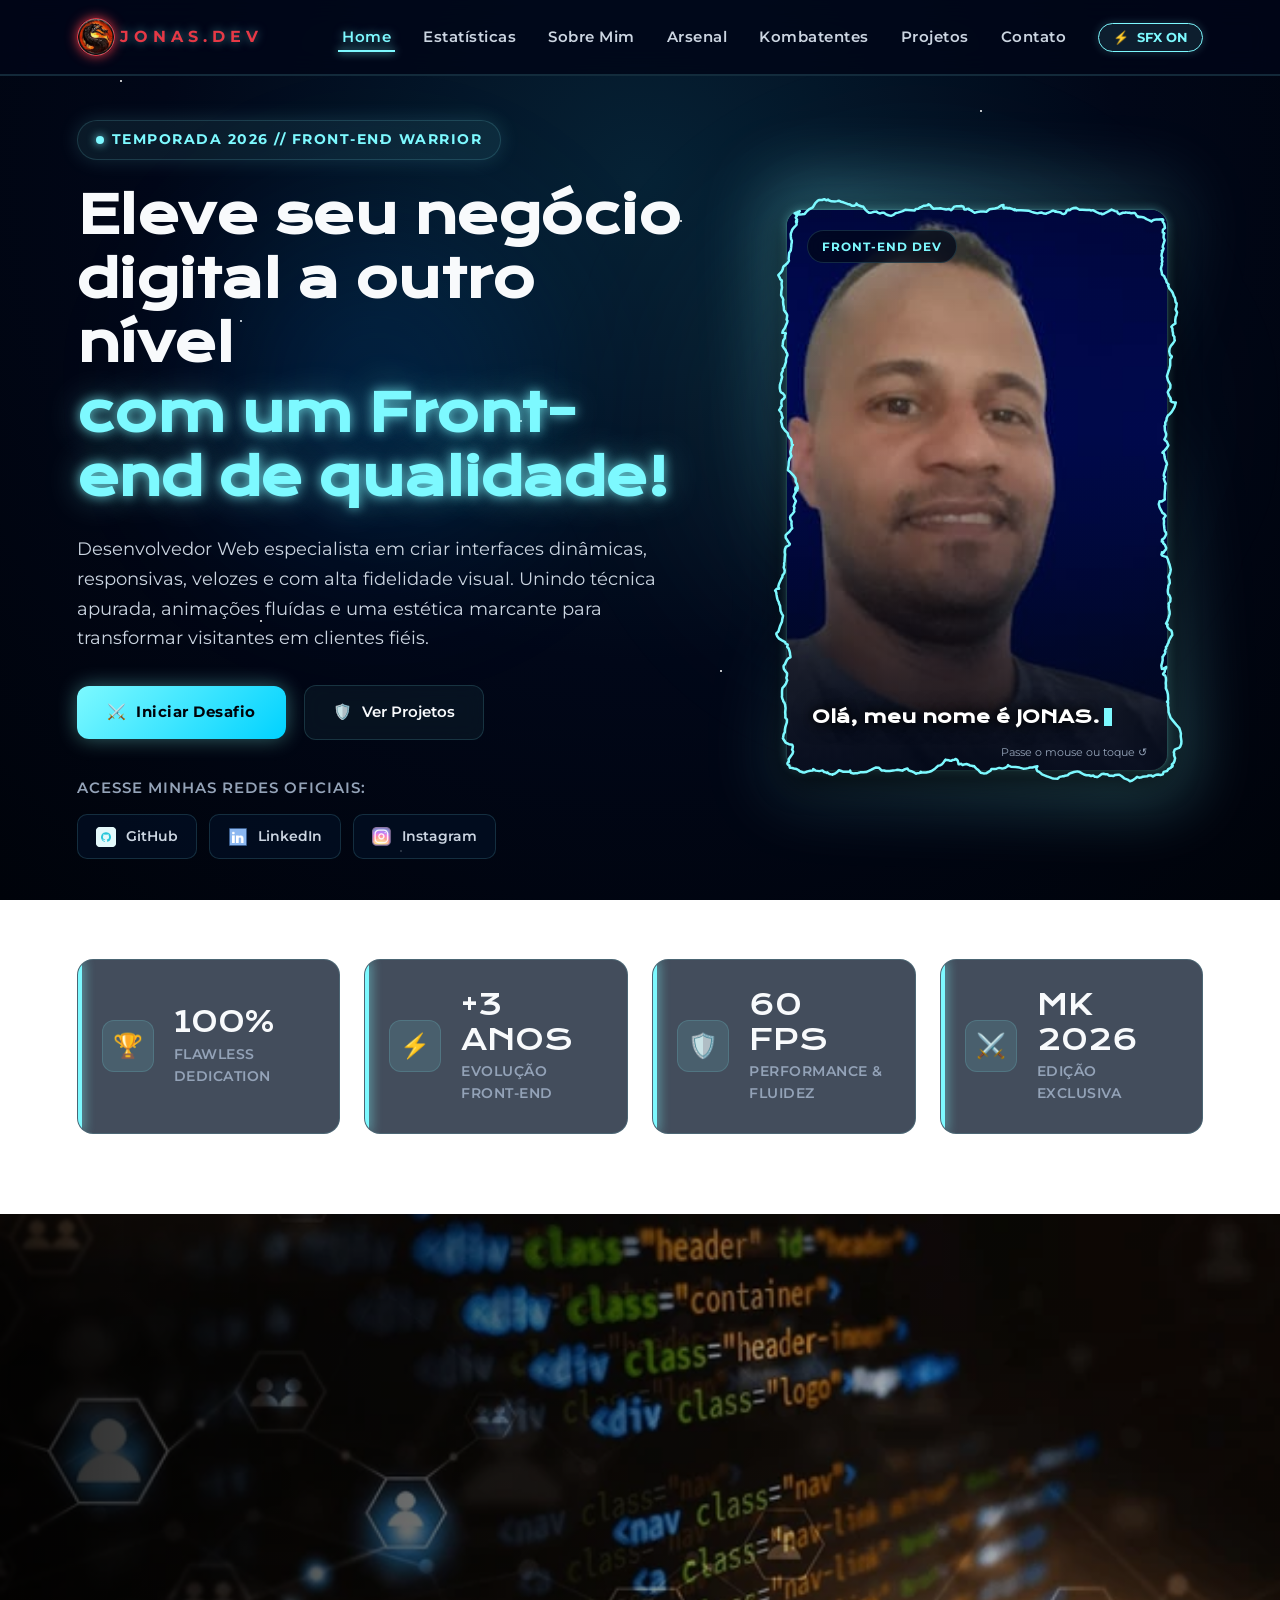
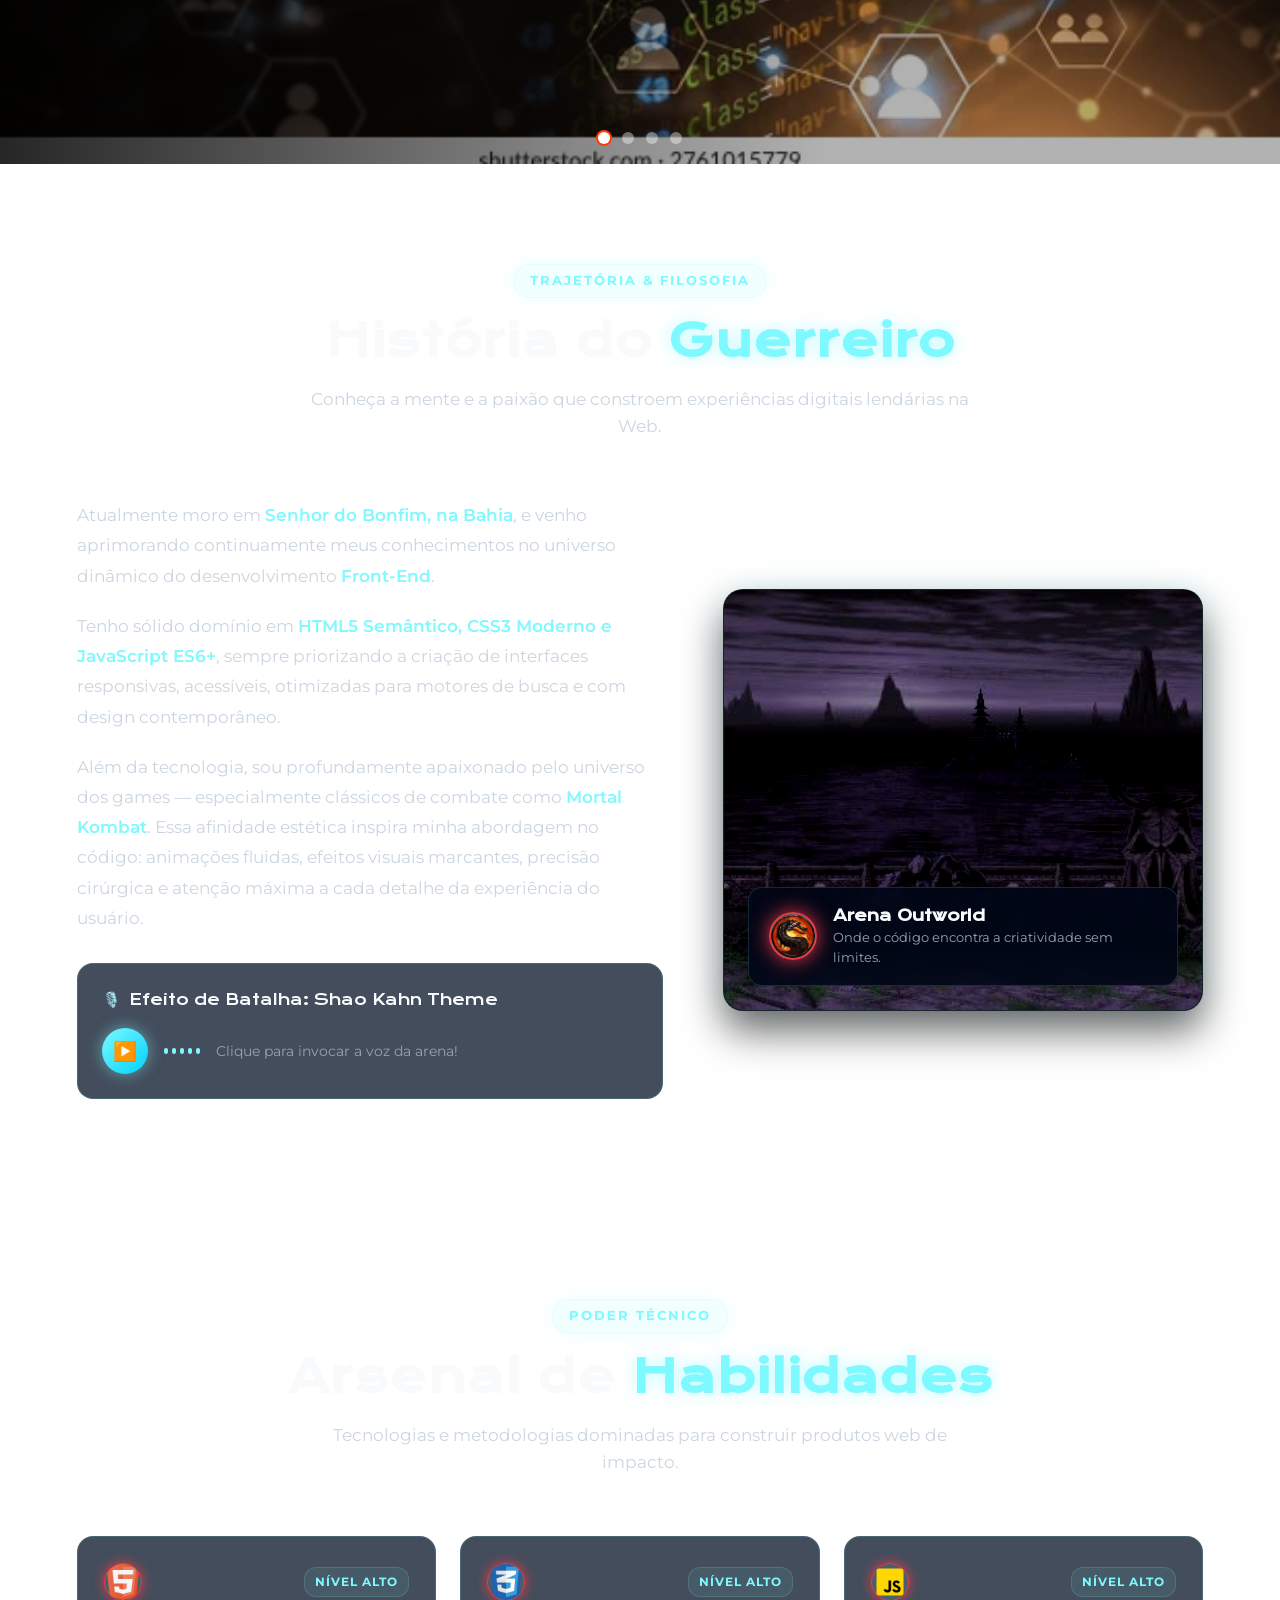
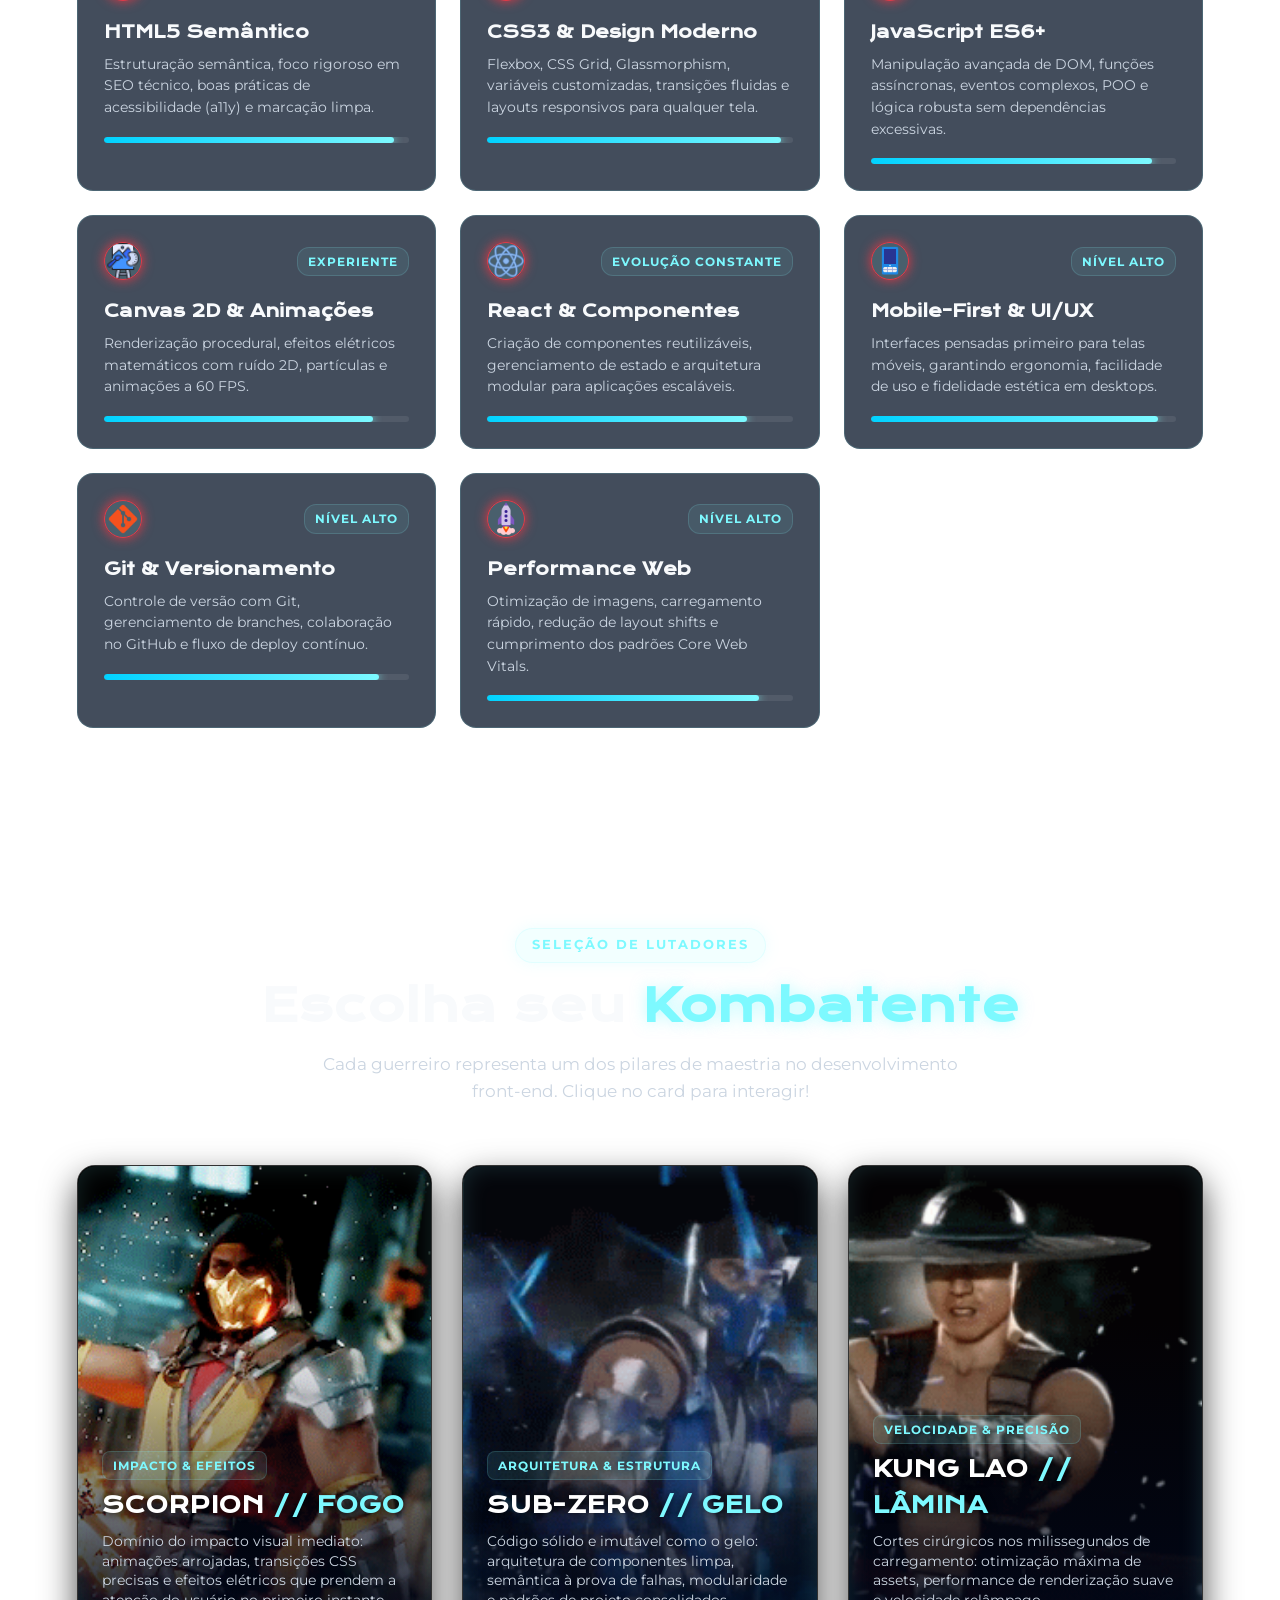
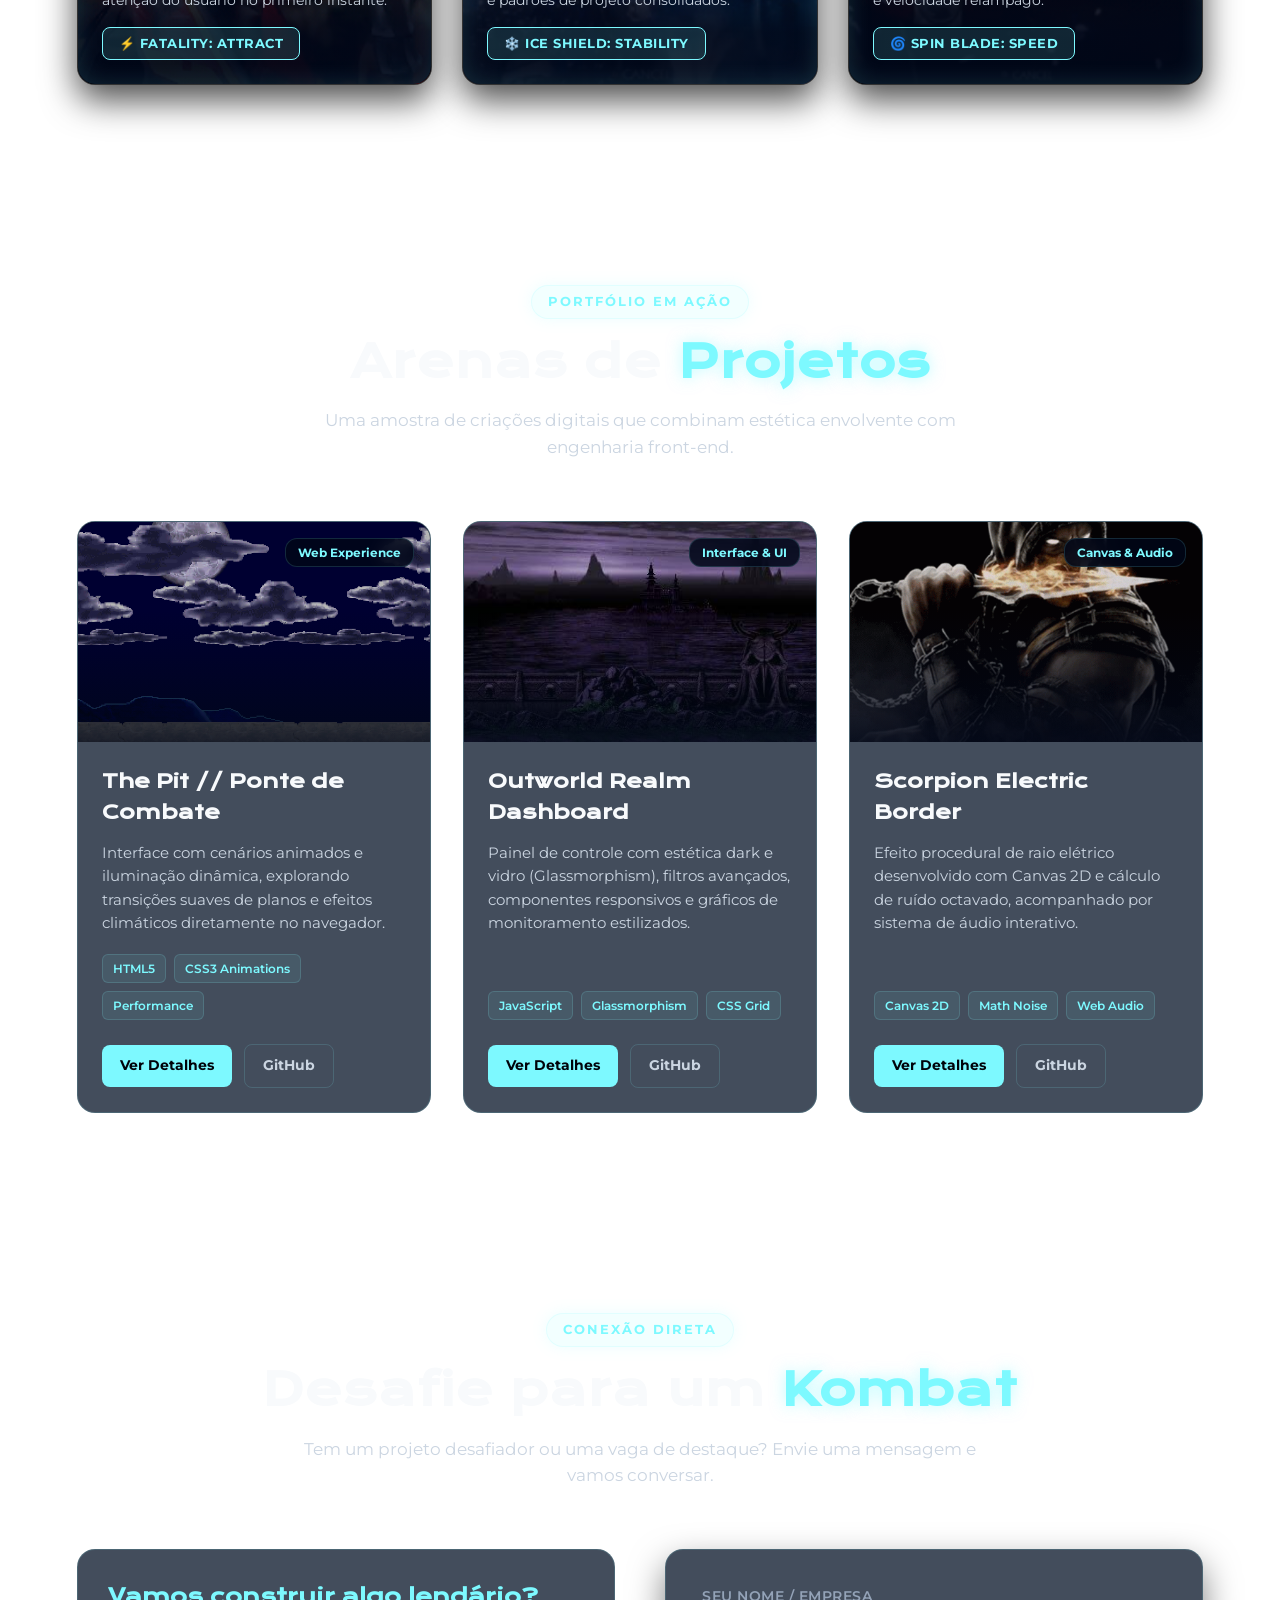
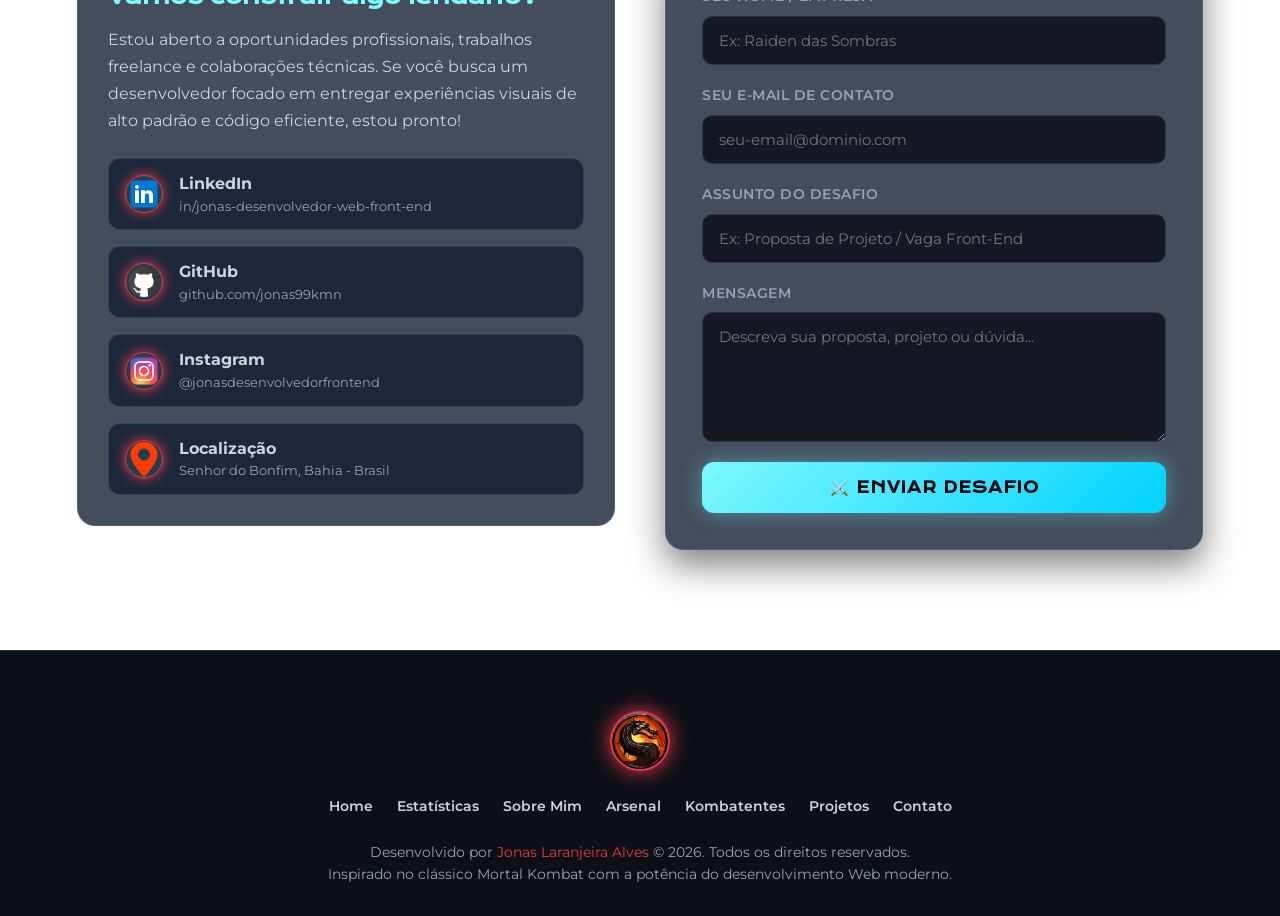
<file: index.html>
<!DOCTYPE html>
<html lang="pt-BR">

<head>
    <meta charset="UTF-8">
    <meta name="viewport" content="width=device-width, initial-scale=1.0">
    <meta name="description" content="Landing Page e Portfólio de Jonas Alves - Desenvolvedor Web Front-End. Interfaces modernas, animações em Canvas e tema Mortal Kombat 2026.">
    <meta name="keywords" content="Desenvolvedor Front-End, Jonas Alves, Landing Page, Mortal Kombat, Web Developer, HTML, CSS, JavaScript, Canvas">
    <meta name="author" content="Jonas Alves">

    <title>Jonas Alves | Front-End Developer // Mortal Kombat Edition</title>

    <!-- Folha de Estilos -->
    <link rel="stylesheet" href="./styles/styles.css">

    <!-- Fontes do Google -->
    <link rel="preconnect" href="https://fonts.googleapis.com">
    <link rel="preconnect" href="https://fonts.gstatic.com" crossorigin>
    <link href="https://fonts.googleapis.com/css2?family=Krona+One&family=Montserrat:wght@400;500;600;700;800&display=swap" rel="stylesheet">
    
</head>

<body id="top">

    <!-- =====================================================
         FUNDO VISUAL: ESTRELAS E AMBIENTAÇÃO DE LUZES
    ====================================================== -->
    <div class="background-animation">
        <div id="stars"></div>
        <div id="stars2"></div>
        <div id="stars3"></div>
    </div>
    <div class="ambient-lights"></div>


    <!-- =====================================================
         CABEÇALHO / NAVBAR FIXA
    ====================================================== -->
    <header class="cabecalho">

        <a href="#top" class="cabecalho__brand">
            <div class="brand-emblem">
                <img src="./mortalk/simbolo dragao.jpeg" alt="Símbolo do Dragão Mortal Kombat">
            </div>
            <div class="brand-title">
                    <span class="letra">J</span></span>
                    <span class="letra">O</span>
                    <span class="letra">N</span>
                    <span class="letra">A</span>
                    <span class="letra">S</span>
                    <span class="letra">.</span>
                    <span class="letra">D</span>
                    <span class="letra">E</span>
                    <span class="letra">V</span>
            </div>
        </a>

        <nav class="cabecalho__nav">
            <ul class="cabecalho__menu">
                <li><a class="cabecalho__menu__link active" href="#home">Home</a></li>
                <li><a class="cabecalho__menu__link" href="#stats">Estatísticas</a></li>
                <li><a class="cabecalho__menu__link" href="#sobre">Sobre Mim</a></li>
                <li><a class="cabecalho__menu__link" href="#skills">Arsenal</a></li>
                <li><a class="cabecalho__menu__link" href="#kombatentes">Kombatentes</a></li>
                <li><a class="cabecalho__menu__link" href="#projetos">Projetos</a></li>
                <li><a class="cabecalho__menu__link" href="#contato">Contato</a></li>
            </ul>

            <div class="cabecalho__actions">
                <button class="btn-audio-toggle" type="button" aria-label="Alternar Efeitos Sonoros">
                    <span>⚡</span> SFX ON
                </button>

                <button class="btn-mobile-toggle" type="button" aria-label="Abrir Menu">
                    <span></span>
                    <span></span>
                    <span></span>
                </button>
            </div>
        </nav>

    </header>


    <!-- =====================================================
         CONTEÚDO PRINCIPAL
    ====================================================== -->
    <main>

        <!-- =================================================
             1. HERO SECTION (APRESENTAÇÃO + BORDA ELÉTRICA)
        ================================================== -->
        <section class="hero-section" id="home">
            <div class="hero-grid">

                <!-- CONTEÚDO TEXTUAL -->
                <div class="hero-content">

                    <div class="hero-badge-container">
                        <div class="hero-badge">
                            <span class="pulse-dot"></span>
                            TEMPORADA 2026 // FRONT-END WARRIOR
                        </div>
                    </div>

                    <h1 class="hero-title">
                        Eleve seu negócio digital a outro nível
                        <span class="titulo-destaque">
                            com um Front-end de qualidade!
                        </span>
                    </h1>

                    <p class="hero-description">
                        Desenvolvedor Web especialista em criar interfaces dinâmicas, responsivas, velozes e com alta fidelidade visual. Unindo técnica apurada, animações fluídas e uma estética marcante para transformar visitantes em clientes fiéis.
                    </p>

                    <div class="hero-actions">
                        <a href="#contato" class="btn-primary">
                            <span>⚔️</span> Iniciar Desafio
                        </a>
                        <a href="#projetos" class="btn-secondary">
                            <span>🛡️</span> Ver Projetos
                        </a>
                    </div>

                    <div class="hero-socials">
                        <span class="hero-socials-title">Acesse minhas redes oficiais:</span>
                        <div class="hero-socials-links">
                            <a class="social-pill" href="https://github.com/jonas99kmn" target="_blank" rel="noopener noreferrer">
                                <img src="./assets/github-32.png" alt="GitHub">
                                GitHub
                            </a>

                            <a class="social-pill" href="https://www.linkedin.com/in/jonas-desenvolvedor-web-front-end/" target="_blank" rel="noopener noreferrer">
                                <img src="./assets/linkedin-30.png" alt="LinkedIn">
                                LinkedIn
                            </a>

                            <a class="social-pill" href="https://www.instagram.com/jonasdesenvolvedorfrontend/" target="_blank" rel="noopener noreferrer">
                                <img src="./assets/instagram-30.png" alt="Instagram">
                                Instagram
                            </a>
                        </div>
                    </div>

                </div>

                <!-- CARD 3D INTERATIVO COM BORDA ELÉTRICA -->
                <div class="hero-visual">
                    <div class="electric-border">

                        <!-- CANVAS DA BORDA ELÉTRICA COM PROCEDURAL NOISE -->
                        <div class="eb-canvas-container">
                            <canvas class="eb-canvas"></canvas>
                        </div>

                        <!-- CAMADAS DE BRILHO NEON -->
                        <div class="eb-layers">
                            <div class="eb-glow-1"></div>
                            <div class="eb-glow-2"></div>
                            <div class="eb-background-glow"></div>
                        </div>

                        <!-- CONTEÚDO DO CARD FLIP -->
                        <div class="eb-content">
                            <div class="box" title="Toque ou passe o mouse para virar">
                                <div class="box__content">

                                    <!-- FRENTE: FOTO DO JONAS -->
                                    <div class="box__front">
                                        <img class="imagem__js" src="./assets/jonas-img2b.jpg" alt="Foto de Jonas Alves - Front-End Developer">
                                        <div class="card-overlay"></div>
                                        <div class="card-badge">FRONT-END DEV</div>
                                        <h2 class="tex_animação"></h2>
                                        <span class="card-hint">Passe o mouse ou toque ↺</span>
                                    </div>

                                    <!-- VERSO: SCORPION KOMBAT -->
                                    <div class="box__back">
                                        <img class="imagem__sc" src="./assets/scorpion2_ (1).jpg" alt="Scorpion - Mortal Kombat">
                                        <div class="card-overlay"></div>
                                        <div class="card-badge" style="color: var(--cor-mk-gold); border-color: rgba(255, 184, 0, 0.4);">SCORPION MODE</div>
                                        <h2 class="tex_back" style="color: var(--cor-mk-gold);">GET OVER HERE!</h2>
                                        <span class="card-hint">Flawless Execution ⚡</span>
                                    </div>

                                </div>
                            </div>
                        </div>

                    </div>
                </div>

            </div>
        </section>


        <!-- =================================================
             2. KOMBAT STATS // ESTATÍSTICAS DE COMBATE
        ================================================== -->
        <section class="stats-section" id="stats">
            <div class="stats-grid">

                <div class="stat-card">
                    <div class="stat-icon">🏆</div>
                    <div class="stat-info">
                        <span class="stat-number">100%</span>
                        <span class="stat-label">Flawless Dedication</span>
                    </div>
                </div>

                <div class="stat-card">
                    <div class="stat-icon">⚡</div>
                    <div class="stat-info">
                        <span class="stat-number">+3 ANOS</span>
                        <span class="stat-label">Evolução Front-End</span>
                    </div>
                </div>

                <div class="stat-card">
                    <div class="stat-icon">🛡️</div>
                    <div class="stat-info">
                        <span class="stat-number">60 FPS</span>
                        <span class="stat-label">Performance & Fluidez</span>
                    </div>
                </div>

                <div class="stat-card">
                    <div class="stat-icon">⚔️</div>
                    <div class="stat-info">
                        <span class="stat-number">MK 2026</span>
                        <span class="stat-label">Edição Exclusiva</span>
                    </div>
                </div>

            </div>
        </section>
<!-- BANNER HERO INTERATIVO -->
<section>
  <div class="hero-slider-container">
    <div class="hero-slides">
      <!-- SLIDE 1: codin -->
      <div class="hero-slide ativo" style="background: linear-gradient(90deg, rgba(0,0,0,0.85) 0%, rgba(0,0,0,0.3) 65%),
       url('assets/image.carrossel/html-programming.jpg') center/cover;">
      </div>

      <!-- SLIDE 2: html -->
      <div class="hero-slide" style="background: linear-gradient(90deg, rgba(16,34,44,0.9) 0%, rgba(16,34,44,0.3) 65%),
       url('assets/image.carrossel/html-img.jpg') center/cover;">
       
      </div>

      <!-- SLIDE 3: css codin -->
      <div class="hero-slide" style="background: linear-gradient(90deg, rgba(30,10,60,0.9) 0%, rgba(30,10,60,0.3) 65%),
       url('assets/image.carrossel/101010jhgjfsjfhsj (1).jpg') center/cover;">
      </div>

      <!-- SLIDE 4: html css js -->
      <div class="hero-slide" style="background: linear-gradient(90deg, rgba(30,10,60,0.9) 0%, rgba(30,10,60,0.3) 65%),
       url('assets/image.carrossel/css.html.js.jonas.png') center/cover;">
      </div>



    </div>

    <!-- BOTÕES -->
    <button class="hero-arrow prev" aria-label="Slide anterior">&#10094;</button>
    <button class="hero-arrow next" aria-label="Próximo slide">&#10095;</button>

    <!-- PONTINHOS -->
    <div class="hero-dots">
      <button class="hero-dot ativo" data-indice="0" aria-label="Ir para banner 1"></button>
      <button class="hero-dot" data-indice="1" aria-label="Ir para banner 2"></button>
      <button class="hero-dot" data-indice="2" aria-label="Ir para banner 3"></button>
      <button class="hero-dot" data-indice="3" aria-label="Ir para banner 4"></button>
    </div>
  </div>
</section>



        <!-- =================================================
             3. SOBRE MIM // HISTÓRIA DO GUERREIRO
        ================================================== -->
        <section class="section-container" id="sobre">
            <div class="section-header">
                <span class="section-badge">Trajetória & Filosofia</span>
                <h2 class="section-title">História do <span>Guerreiro</span></h2>
                <p class="section-description">
                    Conheça a mente e a paixão que constroem experiências digitais lendárias na Web.
                </p>
            </div>

            <div class="about-grid">

                <div class="about-text-content">
                    <p class="about-paragraph">
                        Atualmente moro em <strong>Senhor do Bonfim, na Bahia</strong>, e venho aprimorando continuamente meus conhecimentos no universo dinâmico do desenvolvimento <strong>Front-End</strong>.
                    </p>

                    <p class="about-paragraph">
                        Tenho sólido domínio em <strong>HTML5 Semântico, CSS3 Moderno e JavaScript ES6+</strong>, sempre priorizando a criação de interfaces responsivas, acessíveis, otimizadas para motores de busca e com design contemporâneo.
                    </p>

                    <p class="about-paragraph">
                        Além da tecnologia, sou profundamente apaixonado pelo universo dos games — especialmente clássicos de combate como <strong>Mortal Kombat</strong>. Essa afinidade estética inspira minha abordagem no código: animações fluidas, efeitos visuais marcantes, precisão cirúrgica e atenção máxima a cada detalhe da experiência do usuário.
                    </p>

                    <!-- CONTROLE DE ÁUDIO TEMÁTICO INTEGRADO -->
                    <div class="about-audio-card">
                        <div class="audio-header">
                            <div class="audio-title">
                                <span>🎙️</span> Efeito de Batalha: Shao Kahn Theme
                            </div>
                        </div>

                        <div class="audio-controls-custom">
                            <button class="btn-play-sfx" id="btnPlaySfx" type="button" title="Tocar Som do Shao Kahn">
                                ▶️
                            </button>
                            <div class="audio-sound-wave">
                                <span></span><span></span><span></span><span></span><span></span>
                            </div>
                            <span style="font-size: 0.85rem; color: var(--text-muted);">
                                Clique para invocar a voz da arena!
                            </span>
                        </div>
                    </div>
                </div>

                <div class="about-visual-card">
                    <img class="bg-scenery" src="./mortalk/castelo.jpeg" alt="Cenário do Castelo Mortal Kombat">
                    
                    <div class="about-card-badge">
                        <div class="dragon-logo-mini">
                            <img src="./mortalk/simbolo dragao.jpeg" alt="Dragão MK">
                        </div>
                        <div class="about-badge-text">
                            <h4>Arena Outworld</h4>
                            <p>Onde o código encontra a criatividade sem limites.</p>
                        </div>
                    </div>
                </div>

            </div>
        </section>


        <!-- =================================================
             4. ARSENAL DE HABILIDADES // SKILLS MATRIX
        ================================================== -->
        <section class="section-container" id="skills">
            <div class="section-header">
                <span class="section-badge">Poder Técnico</span>
                <h2 class="section-title">Arsenal de <span>Habilidades</span></h2>
                <p class="section-description">
                    Tecnologias e metodologias dominadas para construir produtos web de impacto.
                </p>
            </div>

            <div class="skills-grid">

                <div class="skill-card">
                 <div class="skill-icon-header">

                    <div class="brand-emblem" data-velocidade="3" data-eixo="Y">
                     <img src="assets/icons/icons8-html-5-48.png" alt="Símbolo html5">
                    </div>

                    <span class="skill-level-badge">NÍVEL ALTO</span>
                 </div>
                
                
                    <h3 class="skill-title">HTML5 Semântico</h3>
                    <p class="skill-desc">Estruturação semântica, foco rigoroso em SEO técnico, boas práticas de acessibilidade (a11y) e marcação limpa.</p>
                    <div class="skill-power-bar">
                        <div class="skill-power-fill" style="width: 95%;"></div>
                    </div>
                </div>

                <div class="skill-card">
                    
                    <div class="skill-icon-header">
                        <div class="brand-emblem" data-velocidade="3" data-eixo="Y">
                         <img src="assets/icons/icons8-css-48.png" alt="Símbolo html5">
                        </div>

                        <span class="skill-level-badge">NÍVEL ALTO</span>
                    </div>
                    <h3 class="skill-title">CSS3 & Design Moderno</h3>
                    <p class="skill-desc">Flexbox, CSS Grid, Glassmorphism, variáveis customizadas, transições fluidas e layouts responsivos para qualquer tela.</p>
                    <div class="skill-power-bar">
                        <div class="skill-power-fill" style="width: 96%;"></div>
                    </div>
                </div>

                <div class="skill-card">
                    <div class="skill-icon-header">
                        <div class="brand-emblem" data-velocidade="3" data-eixo="Y">
                           <img src="assets/icons/icons8-javascript-48.png" alt="Símbolo html5">
                        </div>


                        <span class="skill-level-badge">NÍVEL ALTO</span>
                    </div>
                    <h3 class="skill-title">JavaScript ES6+</h3>
                    <p class="skill-desc">Manipulação avançada de DOM, funções assíncronas, eventos complexos, POO e lógica robusta sem dependências excessivas.</p>
                    <div class="skill-power-bar">
                        <div class="skill-power-fill" style="width: 92%;"></div>
                    </div>
                </div>

                <div class="skill-card">
                    <div class="skill-icon-header">
                        <div class="brand-emblem" data-velocidade="3" data-eixo="Y">
                           <img src="assets/icons/icons8-canvas-32.png" alt="Símbolo html5">
                        </div>

                        <span class="skill-level-badge">EXPERIENTE</span>
                    </div>
                    <h3 class="skill-title">Canvas 2D & Animações</h3>
                    <p class="skill-desc">Renderização procedural, efeitos elétricos matemáticos com ruído 2D, partículas e animações a 60 FPS.</p>
                    <div class="skill-power-bar">
                        <div class="skill-power-fill" style="width: 88%;"></div>
                    </div>
                </div>

                <div class="skill-card">
                    <div class="skill-icon-header">
                        <div class="brand-emblem" data-velocidade="3" data-eixo="Y">
                           <img src="assets/icons/icons8-reagir-40.png" alt="Símbolo html5">
                        </div>


                        <span class="skill-level-badge">EVOLUÇÃO CONSTANTE</span>
                    </div>
                    <h3 class="skill-title">React & Componentes</h3>
                    <p class="skill-desc">Criação de componentes reutilizáveis, gerenciamento de estado e arquitetura modular para aplicações escaláveis.</p>
                    <div class="skill-power-bar">
                        <div class="skill-power-fill" style="width: 85%;"></div>
                    </div>
                </div>

                <div class="skill-card">
                    <div class="skill-icon-header">
                        <div class="brand-emblem" data-velocidade="3" data-eixo="Y">
                            <img src="assets/icons/icons8-google-móvel-48.png" alt="Símbolo html5">
                        </div>

                        <span class="skill-level-badge">NÍVEL ALTO</span>
                    </div>
                    <h3 class="skill-title">Mobile-First & UI/UX</h3>
                    <p class="skill-desc">Interfaces pensadas primeiro para telas móveis, garantindo ergonomia, facilidade de uso e fidelidade estética em desktops.</p>
                    <div class="skill-power-bar">
                        <div class="skill-power-fill" style="width: 94%;"></div>
                    </div>
                </div>

                <div class="skill-card">
                    <div class="skill-icon-header">
                        <div class="brand-emblem" data-velocidade="3" data-eixo="Y">
                          <img src="assets/icons/icons8-git-48.png" alt="Símbolo html5">
                        </div>


                        <span class="skill-level-badge">NÍVEL ALTO</span>
                    </div>
                    <h3 class="skill-title">Git & Versionamento</h3>
                    <p class="skill-desc">Controle de versão com Git, gerenciamento de branches, colaboração no GitHub e fluxo de deploy contínuo.</p>
                    <div class="skill-power-bar">
                        <div class="skill-power-fill" style="width: 90%;"></div>
                    </div>
                </div>

                <div class="skill-card">
                    <div class="skill-icon-header">
                        <div class="brand-emblem" data-velocidade="3" data-eixo="Y">
                           <img src="assets/icons/icons8-lau-foguet-48.png" alt="Símbolo html5">
                        </div>


                        <span class="skill-level-badge">NÍVEL ALTO</span>
                    </div>
                    <h3 class="skill-title">Performance Web</h3>
                    <p class="skill-desc">Otimização de imagens, carregamento rápido, redução de layout shifts e cumprimento dos padrões Core Web Vitals.</p>
                    <div class="skill-power-bar">
                        <div class="skill-power-fill" style="width: 89%;"></div>
                    </div>
                </div>

            </div>
        </section>


        <!-- =================================================
             5. ESCOLHA SEU KOMBATENTE // ROSTER INTERATIVO
        ================================================== -->
        <section class="section-container" id="kombatentes">
            <div class="section-header">
                <span class="section-badge">Seleção de Lutadores</span>
                <h2 class="section-title">Escolha seu <span>Kombatente</span></h2>
                <p class="section-description">
                    Cada guerreiro representa um dos pilares de maestria no desenvolvimento front-end. Clique no card para interagir!
                </p>
            </div>

            <div class="roster-grid">

                <!-- CARD SCORPION -->
                <article class="roster-card" data-fighter="scorpion" title="Clique para ouvir o som do Scorpion!">
                    <div class="roster-card-bg">
                        <img class="roster-gif" src="./mortalk/scorpionkk.gif" alt="Scorpion de Mortal Kombat em pose de combate">
                    </div>
                    <div class="roster-overlay"></div>
                    <div class="roster-info">
                        <span class="roster-role-badge">Impacto & Efeitos</span>
                        <h3 class="roster-fighter-name">SCORPION <span>// FOGO</span></h3>
                        <p class="roster-specialty">
                            Domínio do impacto visual imediato: animações arrojadas, transições CSS precisas e efeitos elétricos que prendem a atenção do usuário no primeiro instante.
                        </p>
                        <button class="roster-action-btn" type="button">
                            ⚡ FATALITY: ATTRACT
                        </button>
                    </div>
                </article>

                <!-- CARD SUB-ZERO -->
                <article class="roster-card" data-fighter="subzero" title="Clique para interagir com o Sub-Zero!">
                    <div class="roster-card-bg">
                        <img class="roster-gif" src="./mortalk/sub-zero.gif" alt="Sub-Zero de Mortal Kombat desferindo golpe congelante">
                    </div>
                    <div class="roster-overlay"></div>
                    <div class="roster-info">
                        <span class="roster-role-badge">Arquitetura & Estrutura</span>
                        <h3 class="roster-fighter-name">SUB-ZERO <span>// GELO</span></h3>
                        <p class="roster-specialty">
                            Código sólido e imutável como o gelo: arquitetura de componentes limpa, semântica à prova de falhas, modularidade e padrões de projeto consolidados.
                        </p>
                        <button class="roster-action-btn" type="button">
                            ❄️ ICE SHIELD: STABILITY
                        </button>
                    </div>
                </article>

                <!-- CARD KUNG LAO -->
                <article class="roster-card" data-fighter="kunglao" title="Clique para interagir com o Kung Lao!">
                    <div class="roster-card-bg">
                        <img class="roster-gif" src="./mortalk/kung lao.gif" alt="Kung Lao de Mortal Kombat girando com lâminas afiadas">
                    </div>
                    <div class="roster-overlay"></div>
                    <div class="roster-info">
                        <span class="roster-role-badge">Velocidade & Precisão</span>
                        <h3 class="roster-fighter-name">KUNG LAO <span>// LÂMINA</span></h3>
                        <p class="roster-specialty">
                            Cortes cirúrgicos nos milissegundos de carregamento: otimização máxima de assets, performance de renderização suave e velocidade relâmpago.
                        </p>
                        <button class="roster-action-btn" type="button">
                            🌀 SPIN BLADE: SPEED
                        </button>
                    </div>
                </article>

            </div>
        </section>


        <!-- =================================================
             6. PROJETOS EM DESTAQUE // ARENAS
        ================================================== -->
        <section class="section-container" id="projetos">
            <div class="section-header">
                <span class="section-badge">Portfólio em Ação</span>
                <h2 class="section-title">Arenas de <span>Projetos</span></h2>
                <p class="section-description">
                    Uma amostra de criações digitais que combinam estética envolvente com engenharia front-end.
                </p>
            </div>

            <div class="projects-grid">

                <!-- PROJETO 1 -->
                <div class="project-card">
                    <div class="project-thumbnail">
                        <img src="./mortalk/ponte.gif" alt="The Pit - Ponte em Chamas">
                        <div class="project-overlay"></div>
                        <span class="project-category-badge">Web Experience</span>
                    </div>
                    <div class="project-content">
                        <h3 class="project-title">The Pit // Ponte de Combate</h3>
                        <p class="project-description">
                            Interface com cenários animados e iluminação dinâmica, explorando transições suaves de planos e efeitos climáticos diretamente no navegador.
                        </p>
                        <div class="project-tags">
                            <span class="tech-tag">HTML5</span>
                            <span class="tech-tag">CSS3 Animations</span>
                            <span class="tech-tag">Performance</span>
                        </div>
                        <div class="project-actions">
                            <a href="#home" class="btn-project primary">Ver Detalhes</a>
                            <a href="https://github.com/jonas99kmn" target="_blank" rel="noopener noreferrer" class="btn-project outline">GitHub</a>
                        </div>
                    </div>
                </div>

                <!-- PROJETO 2 -->
                <div class="project-card">
                    <div class="project-thumbnail">
                        <img src="./mortalk/castelo.jpeg" alt="Outworld Castle Dashboard">
                        <div class="project-overlay"></div>
                        <span class="project-category-badge">Interface & UI</span>
                    </div>
                    <div class="project-content">
                        <h3 class="project-title">Outworld Realm Dashboard</h3>
                        <p class="project-description">
                            Painel de controle com estética dark e vidro (Glassmorphism), filtros avançados, componentes responsivos e gráficos de monitoramento estilizados.
                        </p>
                        <div class="project-tags">
                            <span class="tech-tag">JavaScript</span>
                            <span class="tech-tag">Glassmorphism</span>
                            <span class="tech-tag">CSS Grid</span>
                        </div>
                        <div class="project-actions">
                            <a href="#home" class="btn-project primary">Ver Detalhes</a>
                            <a href="https://github.com/jonas99kmn" target="_blank" rel="noopener noreferrer" class="btn-project outline">GitHub</a>
                        </div>
                    </div>
                </div>

                <!-- PROJETO 3 -->
                <div class="project-card">
                    <div class="project-thumbnail">
                        <img src="./mortalk/scorpion1.gif" alt="Scorpion Fire Stance">
                        <div class="project-overlay"></div>
                        <span class="project-category-badge">Canvas & Audio</span>
                    </div>
                    <div class="project-content">
                        <h3 class="project-title">Scorpion Electric Border</h3>
                        <p class="project-description">
                            Efeito procedural de raio elétrico desenvolvido com Canvas 2D e cálculo de ruído octavado, acompanhado por sistema de áudio interativo.
                        </p>
                        <div class="project-tags">
                            <span class="tech-tag">Canvas 2D</span>
                            <span class="tech-tag">Math Noise</span>
                            <span class="tech-tag">Web Audio</span>
                        </div>
                        <div class="project-actions">
                            <a href="#home" class="btn-project primary">Ver Detalhes</a>
                            <a href="https://github.com/jonas99kmn" target="_blank" rel="noopener noreferrer" class="btn-project outline">GitHub</a>
                        </div>
                    </div>
                </div>

            </div>
        </section>


        <!-- =================================================
             7. CONTATO // DESAFIE PARA UM KOMBAT
        ================================================== -->
        <section class="section-container" id="contato">
            <div class="section-header">
                <span class="section-badge">Conexão Direta</span>
                <h2 class="section-title">Desafie para um <span>Kombat</span></h2>
                <p class="section-description">
                    Tem um projeto desafiador ou uma vaga de destaque? Envie uma mensagem e vamos conversar.
                </p>
            </div>

            <div class="contact-grid">

                <!-- PAINEL INFORMATIVO -->
                <div class="contact-info-panel">
                    <div class="contact-highlight-card">
                        <h3>Vamos construir algo lendário?</h3>
                        <p>
                            Estou aberto a oportunidades profissionais, trabalhos freelance e colaborações técnicas. Se você busca um desenvolvedor focado em entregar experiências visuais de alto padrão e código eficiente, estou pronto!
                        </p>

                        <div class="contact-methods">
                            <a class="contact-method-item" href="https://www.linkedin.com/in/jonas-desenvolvedor-web-front-end/" target="_blank" rel="noopener noreferrer">
                                <div class="brand-emblem" data-velocidade="3" data-eixo="Y">
                                 <img src="assets/icons/icons8-linkedin-48.png" alt="Símbolo html5">
                                </div>
                                
                                <div>
                                    <strong>LinkedIn</strong>
                                    <div style="font-size: 0.8rem; color: var(--text-muted);">in/jonas-desenvolvedor-web-front-end</div>
                                </div>
                            </a>

                            <a class="contact-method-item" href="https://github.com/jonas99kmn" target="_blank" rel="noopener noreferrer">
                                
                                <div class="brand-emblem" data-velocidade="3" data-eixo="Y">
                                    <img src="assets/icons/icons8-github-48.png" alt="Símbolo html5">
                                </div>
                                <div>
                                    <strong>GitHub</strong>
                                    <div style="font-size: 0.8rem; color: var(--text-muted);">github.com/jonas99kmn</div>
                                </div>
                            </a>

                            <a class="contact-method-item" href="https://www.instagram.com/jonasdesenvolvedorfrontend/" target="_blank" rel="noopener noreferrer">
                                <div class="brand-emblem" data-velocidade="3" data-eixo="Y">
                                  <img src="assets/icons/icons8-instagram-48.png" alt="Símbolo html5">
                                </div>
                                <div>
                                    <strong>Instagram</strong>
                                    <div style="font-size: 0.8rem; color: var(--text-muted);">@jonasdesenvolvedorfrontend</div>
                                </div>
                            </a>

                            <div class="contact-method-item">
                                
                                <div class="brand-emblem" data-velocidade="3" data-eixo="Y">
                                  <img src="assets/icons/icons8-location-48.png" alt="Símbolo html5">
                                </div>

                                <div>
                                    <strong>Localização</strong>
                                    <div style="font-size: 0.8rem; color: var(--text-muted);">Senhor do Bonfim, Bahia - Brasil</div>
                                </div>
                            </div>
                        </div>
                    </div>
                </div>

                <!-- FORMULÁRIO INTERATIVO -->
                <div class="contact-form-panel">
                    <form id="kombatContactForm">
                        <div class="form-group">
                            <label for="nome">Seu Nome / Empresa</label>
                            <input class="form-input" type="text" id="nome" name="nome" placeholder="Ex: Raiden das Sombras" required>
                        </div>

                        <div class="form-group">
                            <label for="email">Seu E-mail de Contato</label>
                            <input class="form-input" type="email" id="email" name="email" placeholder="seu-email@dominio.com" required>
                        </div>

                        <div class="form-group">
                            <label for="assunto">Assunto do Desafio</label>
                            <input class="form-input" type="text" id="assunto" name="assunto" placeholder="Ex: Proposta de Projeto / Vaga Front-End" required>
                        </div>

                        <div class="form-group">
                            <label for="mensagem">Mensagem</label>
                            <textarea class="form-textarea" id="mensagem" name="mensagem" placeholder="Descreva sua proposta, projeto ou dúvida..." required></textarea>
                        </div>

                        <!-- Anti-spam (invisível para humanos) -->
                        <input type="text" name="_gotcha" style="display:none" tabindex="-1" autocomplete="off">

                        <button class="btn-submit-form" type="submit">
                            ⚔️ ENVIAR DESAFIO
                        </button>

                        <div class="form-success-message" id="formSuccessMsg"></div>
                    </form>
                </div>

            </div>
        </section>

    </main>


    <!-- =====================================================
         FOOTER // RODAPÉ ÉPICO
    ====================================================== -->
    <footer class="footer-mk">
        <div class="footer-content">
            <div class="footer-dragon">
                <img src="./mortalk/simbolo dragao.jpeg" alt="Dragão Mortal Kombat">
            </div>

            <nav class="footer-nav">
                <a href="#home">Home</a>
                <a href="#stats">Estatísticas</a>
                <a href="#sobre">Sobre Mim</a>
                <a href="#skills">Arsenal</a>
                <a href="#kombatentes">Kombatentes</a>
                <a href="#projetos">Projetos</a>
                <a href="#contato">Contato</a>
            </nav>

            <p class="footer-credits">
                Desenvolvido por <span>Jonas Laranjeira Alves</span> &copy; 2026. Todos os direitos reservados.<br>
                Inspirado no clássico Mortal Kombat com a potência do desenvolvimento Web moderno.
            </p>
        </div>
    </footer>


    <!-- BOTÃO FLUTUANTE DE RETORNO AO TOPO -->
    <button class="btn-back-to-top" type="button" aria-label="Voltar ao início">
        ↑
    </button>


    <!-- =====================================================
         SCRIPTS
    ====================================================== -->
    <script src="./scripts/main.js"></script>
    <script src="./scripts/carousel.js"></script>

</body>

</html>
</file>
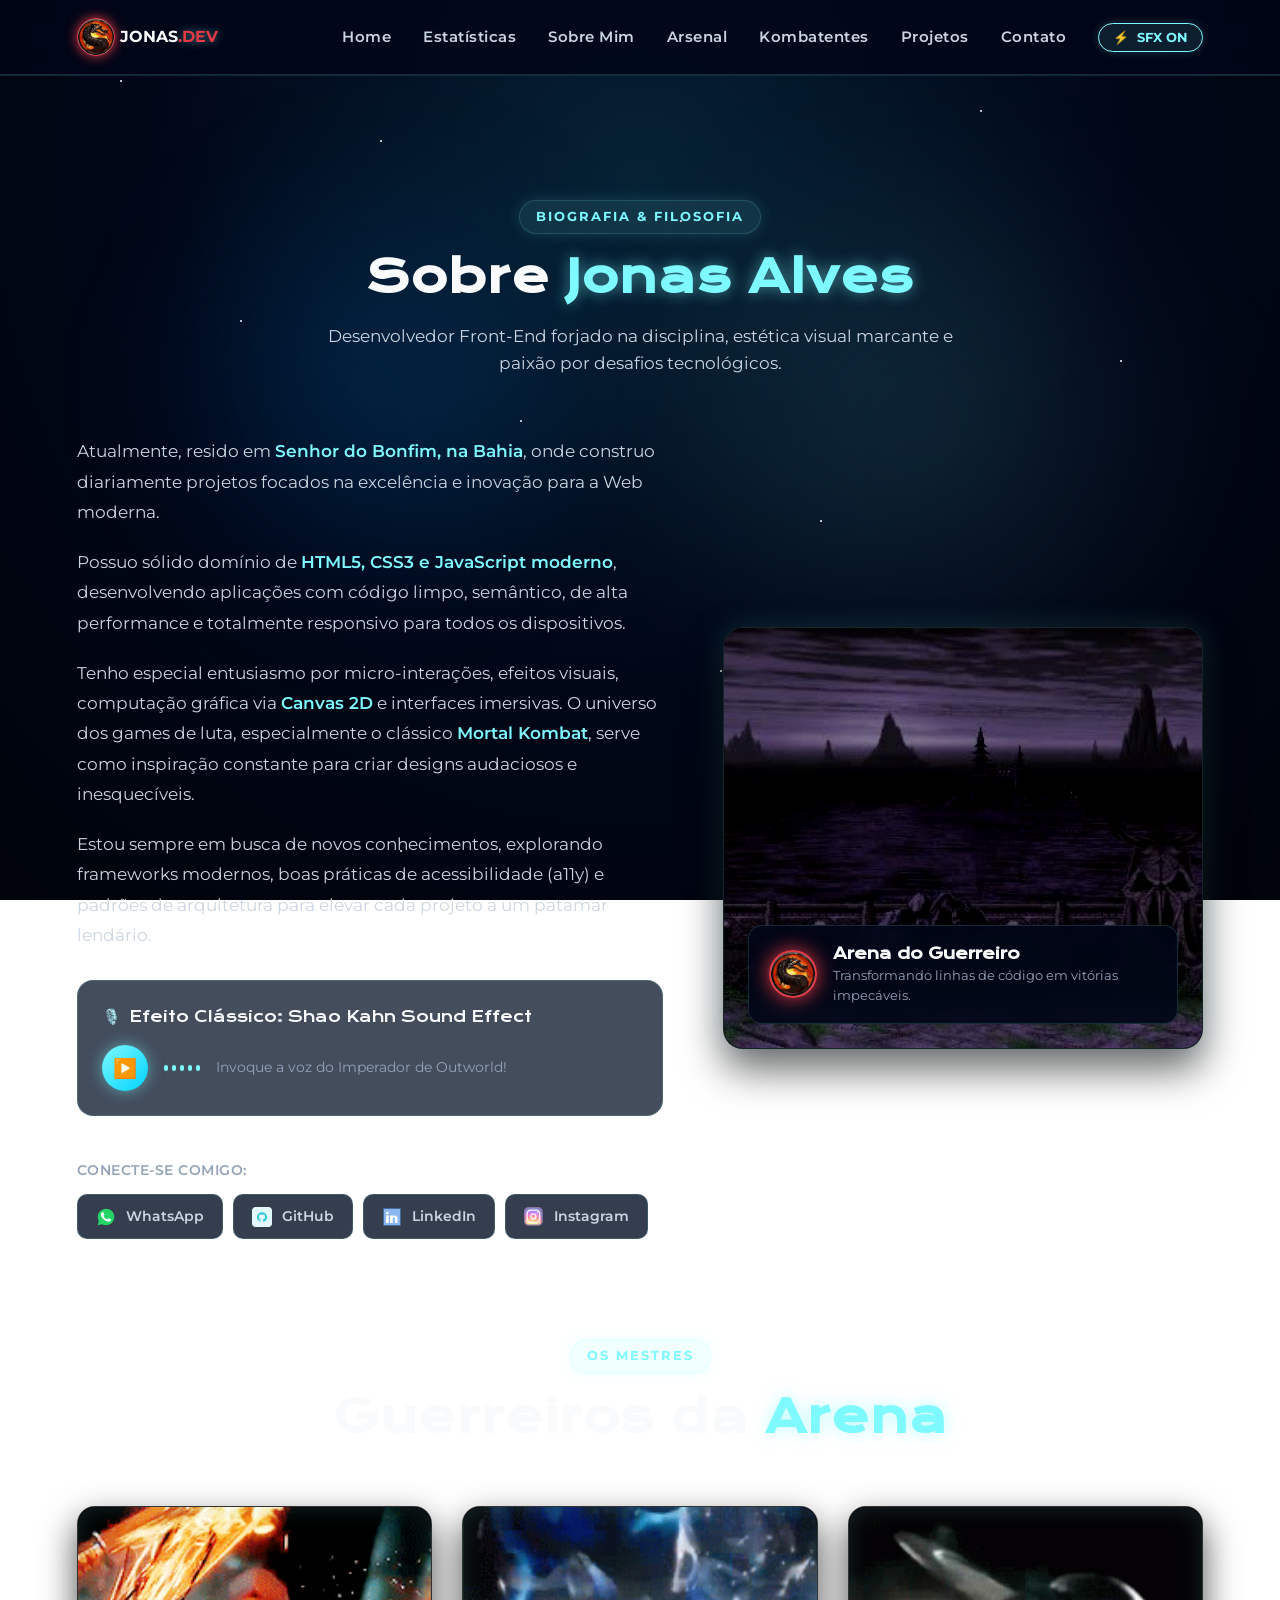
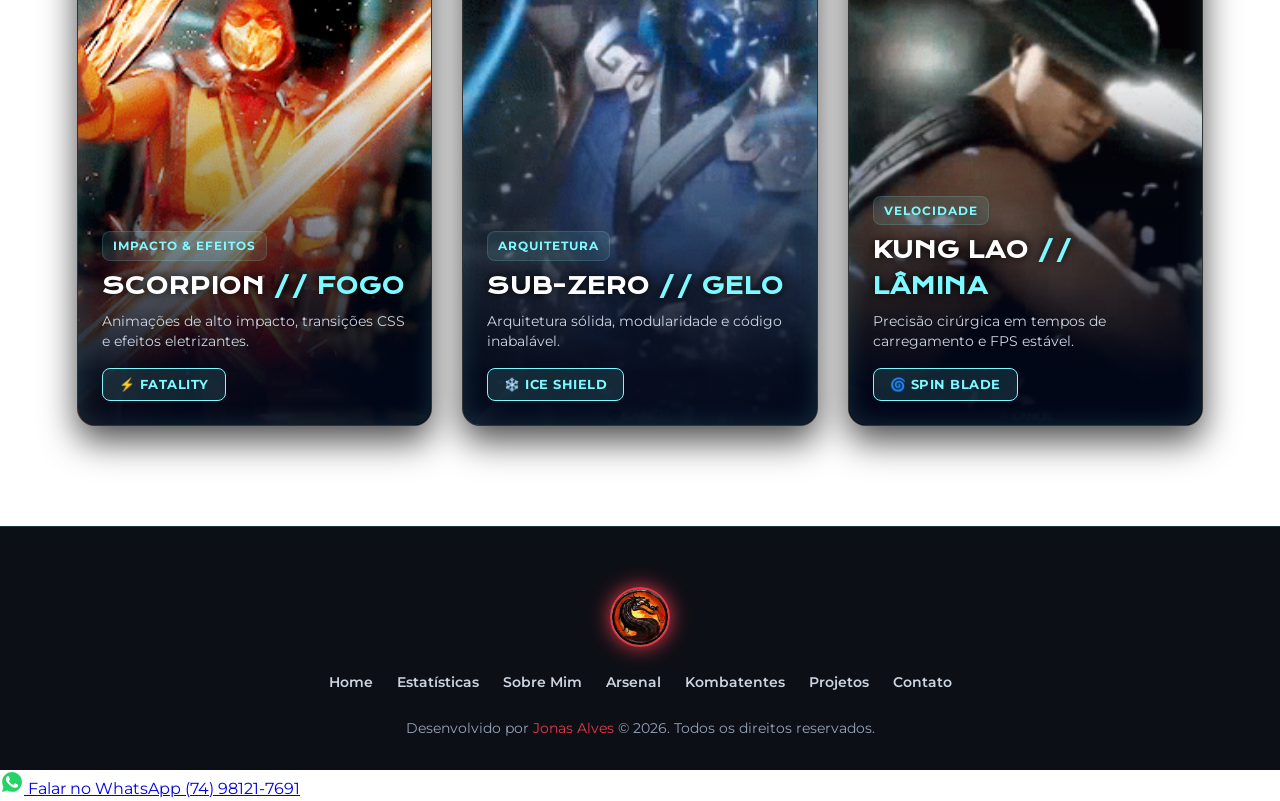
<file: about.html>
<!DOCTYPE html>
<html lang="pt-BR">

<head>
    <meta charset="UTF-8">
    <meta name="viewport" content="width=device-width, initial-scale=1.0">
    <title>Sobre Mim | Jonas Alves // Mortal Kombat Edition</title>
    <link rel="stylesheet" href="./styles/styles.css">
    <link rel="preconnect" href="https://fonts.googleapis.com">
    <link rel="preconnect" href="https://fonts.gstatic.com" crossorigin>
    <link href="https://fonts.googleapis.com/css2?family=Krona+One&family=Montserrat:wght@400;500;600;700;800&display=swap" rel="stylesheet">
</head>

<body id="top">

    <!-- FUNDO ESTRELADO E LUZES -->
    <div class="background-animation">
        <div id="stars"></div>
        <div id="stars2"></div>
        <div id="stars3"></div>
    </div>
    <div class="ambient-lights"></div>

    <!-- CABEÇALHO -->
    <header class="cabecalho">
        <a href="index.html#top" class="cabecalho__brand">
            <div class="brand-emblem">
                <img src="./mortalk/simbolo dragao.jpeg" alt="Dragão Mortal Kombat">
            </div>
            <div class="brand-title">
                JONAS<span>.DEV</span>
            </div>
        </a>

        <nav class="cabecalho__nav">
            <ul class="cabecalho__menu">
                <li><a class="cabecalho__menu__link" href="index.html#home">Home</a></li>
                <li><a class="cabecalho__menu__link" href="index.html#stats">Estatísticas</a></li>
                <li><a class="cabecalho__menu__link active" href="about.html">Sobre Mim</a></li>
                <li><a class="cabecalho__menu__link" href="index.html#skills">Arsenal</a></li>
                <li><a class="cabecalho__menu__link" href="index.html#kombatentes">Kombatentes</a></li>
                <li><a class="cabecalho__menu__link" href="index.html#projetos">Projetos</a></li>
                <li><a class="cabecalho__menu__link" href="index.html#contato">Contato</a></li>
            </ul>

            <div class="cabecalho__actions">
                <button class="btn-audio-toggle" type="button" aria-label="Alternar Som">
                    <span>⚡</span> SFX ON
                </button>
                <button class="btn-mobile-toggle" type="button" aria-label="Abrir Menu">
                    <span></span><span></span><span></span>
                </button>
            </div>
        </nav>
    </header>

    <main style="padding-top: 100px;">
        <!-- SEÇÃO SOBRE MIM EXPANDIDA -->
        <section class="section-container">
            <div class="section-header">
                <span class="section-badge">Biografia & Filosofia</span>
                <h1 class="section-title">Sobre <span>Jonas Alves</span></h1>
                <p class="section-description">
                    Desenvolvedor Front-End forjado na disciplina, estética visual marcante e paixão por desafios tecnológicos.
                </p>
            </div>

            <div class="about-grid">
                <div class="about-text-content">
                    <p class="about-paragraph">
                        Atualmente, resido em <strong>Senhor do Bonfim, na Bahia</strong>, onde construo diariamente projetos focados na excelência e inovação para a Web moderna.
                    </p>
                    <p class="about-paragraph">
                        Possuo sólido domínio de <strong>HTML5, CSS3 e JavaScript moderno</strong>, desenvolvendo aplicações com código limpo, semântico, de alta performance e totalmente responsivo para todos os dispositivos.
                    </p>
                    <p class="about-paragraph">
                        Tenho especial entusiasmo por micro-interações, efeitos visuais, computação gráfica via <strong>Canvas 2D</strong> e interfaces imersivas. O universo dos games de luta, especialmente o clássico <strong>Mortal Kombat</strong>, serve como inspiração constante para criar designs audaciosos e inesquecíveis.
                    </p>
                    <p class="about-paragraph">
                        Estou sempre em busca de novos conhecimentos, explorando frameworks modernos, boas práticas de acessibilidade (a11y) e padrões de arquitetura para elevar cada projeto a um patamar lendário.
                    </p>

                    <!-- CONTROLE DE ÁUDIO -->
                    <div class="about-audio-card">
                        <div class="audio-header">
                            <div class="audio-title">
                                <span>🎙️</span> Efeito Clássico: Shao Kahn Sound Effect
                            </div>
                        </div>
                        <div class="audio-controls-custom">
                            <button class="btn-play-sfx" id="btnPlaySfx" type="button">▶️</button>
                            <div class="audio-sound-wave">
                                <span></span><span></span><span></span><span></span><span></span>
                            </div>
                            <span style="font-size: 0.85rem; color: var(--text-muted);">
                                Invoque a voz do Imperador de Outworld!
                            </span>
                        </div>
                    </div>

                    <!-- REDES SOCIAIS & CONTATO -->
                    <div style="margin-top: 24px;">
                        <span style="display: block; font-size: 0.85rem; color: var(--text-muted); font-weight: 600; text-transform: uppercase; margin-bottom: 12px; letter-spacing: 0.5px;">Conecte-se comigo:</span>
                        <div style="display: flex; flex-wrap: wrap; gap: 10px;">
                            <a class="social-pill whatsapp-pill" href="https://wa.me/5574981217691?text=Ol%C3%A1%20Jonas,%20vi%20seu%20portf%C3%B3lio%20e%20gostaria%20de%20conversar!" target="_blank" rel="noopener noreferrer" title="Conversar no WhatsApp: (74) 98121-7691">
                                <img src="./assets/whatsapp.svg" alt="WhatsApp">
                                WhatsApp
                            </a>
                            <a class="social-pill" href="https://github.com/jonas99kmn" target="_blank" rel="noopener noreferrer">
                                <img src="./assets/github-32.png" alt="GitHub">
                                GitHub
                            </a>
                            <a class="social-pill" href="https://www.linkedin.com/in/jonas-desenvolvedor-web-front-end/" target="_blank" rel="noopener noreferrer">
                                <img src="./assets/linkedin-30.png" alt="LinkedIn">
                                LinkedIn
                            </a>
                            <a class="social-pill" href="https://www.instagram.com/jonasdesenvolvedorfrontend/" target="_blank" rel="noopener noreferrer">
                                <img src="./assets/instagram-30.png" alt="Instagram">
                                Instagram
                            </a>
                        </div>
                    </div>
                </div>

                <div class="about-visual-card">
                    <img class="bg-scenery" src="./mortalk/castelo.jpeg" alt="Arena Castelo">
                    <div class="about-card-badge">
                        <div class="dragon-logo-mini">
                            <img src="./mortalk/simbolo dragao.jpeg" alt="Dragão MK">
                        </div>
                        <div class="about-badge-text">
                            <h4>Arena do Guerreiro</h4>
                            <p>Transformando linhas de código em vitórias impecáveis.</p>
                        </div>
                    </div>
                </div>
            </div>
        </section>

        <!-- KOMBATENTES ROSTER -->
        <section class="section-container" style="padding-top: 0;">
            <div class="section-header">
                <span class="section-badge">Os Mestres</span>
                <h2 class="section-title">Guerreiros da <span>Arena</span></h2>
            </div>

            <div class="roster-grid">
                <article class="roster-card" data-fighter="scorpion">
                    <div class="roster-card-bg">
                        <img class="roster-gif" src="./mortalk/scorpionkk.gif" alt="Scorpion">
                    </div>
                    <div class="roster-overlay"></div>
                    <div class="roster-info">
                        <span class="roster-role-badge">Impacto & Efeitos</span>
                        <h3 class="roster-fighter-name">SCORPION <span>// FOGO</span></h3>
                        <p class="roster-specialty">Animações de alto impacto, transições CSS e efeitos eletrizantes.</p>
                        <button class="roster-action-btn" type="button">⚡ FATALITY</button>
                    </div>
                </article>

                <article class="roster-card" data-fighter="subzero">
                    <div class="roster-card-bg">
                        <img class="roster-gif" src="./mortalk/sub-zero.gif" alt="Sub-Zero">
                    </div>
                    <div class="roster-overlay"></div>
                    <div class="roster-info">
                        <span class="roster-role-badge">Arquitetura</span>
                        <h3 class="roster-fighter-name">SUB-ZERO <span>// GELO</span></h3>
                        <p class="roster-specialty">Arquitetura sólida, modularidade e código inabalável.</p>
                        <button class="roster-action-btn" type="button">❄️ ICE SHIELD</button>
                    </div>
                </article>

                <article class="roster-card" data-fighter="kunglao">
                    <div class="roster-card-bg">
                        <img class="roster-gif" src="./mortalk/kung lao.gif" alt="Kung Lao">
                    </div>
                    <div class="roster-overlay"></div>
                    <div class="roster-info">
                        <span class="roster-role-badge">Velocidade</span>
                        <h3 class="roster-fighter-name">KUNG LAO <span>// LÂMINA</span></h3>
                        <p class="roster-specialty">Precisão cirúrgica em tempos de carregamento e FPS estável.</p>
                        <button class="roster-action-btn" type="button">🌀 SPIN BLADE</button>
                    </div>
                </article>
            </div>
        </section>
    </main>

    <!-- FOOTER -->
    <footer class="footer-mk">
        <div class="footer-content">
            <div class="footer-dragon">
                <img src="./mortalk/simbolo dragao.jpeg" alt="Dragão MK">
            </div>
            <nav class="footer-nav">
                <a href="index.html#home">Home</a>
                <a href="index.html#stats">Estatísticas</a>
                <a href="about.html">Sobre Mim</a>
                <a href="index.html#skills">Arsenal</a>
                <a href="index.html#kombatentes">Kombatentes</a>
                <a href="index.html#projetos">Projetos</a>
                <a href="index.html#contato">Contato</a>
            </nav>
            <p class="footer-credits">
                Desenvolvido por <span>Jonas Alves</span> &copy; 2026. Todos os direitos reservados.
            </p>
        </div>
    </footer>

    <!-- BOTÃO FLUTUANTE DO WHATSAPP -->
    <a class="btn-whatsapp-floating" href="https://wa.me/5574981217691?text=Ol%C3%A1%20Jonas,%20vi%20seu%20portf%C3%B3lio%20e%20gostaria%20de%20conversar!" target="_blank" rel="noopener noreferrer" aria-label="Conversar no WhatsApp" title="Falar no WhatsApp: (74) 98121-7691">
        <img src="./assets/whatsapp.svg" alt="WhatsApp">
        <span class="whatsapp-tooltip">Falar no WhatsApp (74) 98121-7691</span>
    </a>

    <button class="btn-back-to-top" type="button" aria-label="Voltar ao início">↑</button>
    <script src="./scripts/main.js"></script>
</body>

</html>
</file>
<file: styles/styles.css>
/* ==========================================================================
   PORTFOLIO & LANDING PAGE // MORTAL KOMBAT 2026 EDITION
   Desenvolvido para Jonas Alves - Web Front-End Developer
   ========================================================================== */

/* --------------------------------------------------------------------------
   1. RESET & VARIÁVEIS GLOBAIS
   -------------------------------------------------------------------------- */
:root {
    --bg-dark: #00030a;
    --bg-primary: #010718;
    --bg-radial: #062235;
    --bg-surface: rgba(4, 18, 38, 0.75);
    --bg-surface-hover: rgba(10, 32, 64, 0.85);
    
    --cor-neon: #7df9ff;
    --cor-neon-secondary: #00d2ff;
    --cor-neon-glow: rgba(125, 249, 255, 0.5);
    --cor-mk-gold: #ffb800;
    --cor-mk-red: #ff2a4b;
    --cor-mk-red: #e63946;
    
    --text-primary: #f8fafc;
    --text-secondary: #cbd5e1;
    --text-muted: #94a3b8;
    
    --border-subtle: rgba(125, 249, 255, 0.15);
    --border-hover: rgba(125, 249, 255, 0.7);
    
    --font-heading: 'Krona One', sans-serif;
    --font-body: 'Montserrat', sans-serif;
    
    --transition-fast: 0.25s ease;
    --transition-normal: 0.4s cubic-bezier(0.16, 1, 0.3, 1);
    --transition-bounce: 0.6s cubic-bezier(0.34, 1.56, 0.64, 1);
    --transition-bounce: 0.4s cubic-bezier(0.68, -0.55, 0.265, 1.55);
}

*, *::before, *::after {
    margin: 0;
    padding: 0;
    box-sizing: border-box;
}

html {
    scroll-behavior: smooth;
    font-size: 16px;
}

body {
    min-height: 100vh;
    background: radial-gradient(circle at 50% 20%, var(--bg-radial) 0%, var(--bg-primary) 50%, var(--bg-dark) 100%);
    background-attachment: fixed;
    color: var(--text-primary);
    font-family: var(--font-body);
    line-height: 1.6;
    overflow-x: hidden;
    position: relative;
    -webkit-font-smoothing: antialiased;
}

/* --------------------------------------------------------------------------
   2. AMBIENTE VISUAL // ESTRELAS, PARTÍCULAS E BRILHO
   -------------------------------------------------------------------------- */
.background-animation {
    position: fixed;
    inset: 0;
    width: 100%;
    height: 100%;
    pointer-events: none;
    z-index: 0;
    overflow: hidden;
}

#stars, #stars2, #stars3 {
    position: absolute;
    top: 0;
    left: 0;
    border-radius: 50%;
}

#stars {
    width: 2px;
    height: 2px;
    background: transparent;
    box-shadow: 
        120px 80px #fff, 240px 320px #fff, 380px 140px #fff, 520px 420px #fff,
        680px 220px #fff, 820px 520px #fff, 980px 110px #fff, 1120px 360px #fff,
        1280px 210px #fff, 1420px 460px #fff, 1540px 160px #fff, 260px 620px #fff,
        720px 670px #fff, 1020px 720px #fff, 400px 850px #fff, 1300px 920px #fff;
    animation: animStar 60s linear infinite;
}



.ambient-lights {
    position: fixed;
    inset: 0;
    pointer-events: none;
    z-index: 0;
}

.ambient-lights::before {
    content: "";
    position: absolute;
    top: 15%;
    left: 10%;
    width: 500px;
    height: 500px;
    background: radial-gradient(circle, rgba(0, 140, 255, 0.18) 0%, transparent 70%);
    border-radius: 50%;
    filter: blur(60px);
    animation: pulseLight 12s ease-in-out infinite alternate;
}

.ambient-lights::after {
    content: "";
    position: absolute;
    bottom: 20%;
    right: 5%;
    width: 600px;
    height: 600px;
    background: radial-gradient(circle, rgba(125, 249, 255, 0.12) 0%, transparent 70%);
    border-radius: 50%;
    filter: blur(70px);
    animation: pulseLight 16s ease-in-out infinite alternate-reverse;
}

@keyframes pulseLight {
    0% { transform: scale(1) translate(0, 0); opacity: 0.6; }
    50% { transform: scale(1.15) translate(30px, -20px); opacity: 0.9; }
    100% { transform: scale(0.95) translate(-20px, 30px); opacity: 0.6; }
}

/* --------------------------------------------------------------------------
   3. HEADER / NAVBAR
   -------------------------------------------------------------------------- */
.cabecalho {
    position: fixed;
    top: 0;
    left: 0;
    width: 100%;
    padding: 18px 6%;
    display: flex;
    align-items: center;
    justify-content: space-between;
    background: rgba(1, 7, 24, 0.85);
    backdrop-filter: blur(14px);
    border-bottom: 2px solid var(--border-subtle);
    z-index: 1000;
    transition: var(--transition-normal);
}

.cabecalho.scrolled {
    padding: 12px 6%;
    background: rgba(0, 3, 10, 0.92);
    box-shadow: 0 4px 30px rgba(0, 0, 0, 0.7), 0 0 15px rgba(125, 249, 255, 0.15);
}

.cabecalho__brand {
    display: flex;
    align-items: center;
    gap: 5px;
    text-decoration: none;
    color: var(--text-primary);
}
/* --------------------------------------------------------------------------
   simbolo do mortal kombat 
   -------------------------------------------------------------------------- */
.brand-emblem {
    width: 38px;
    height: 38px;
    border-radius: 50%;
    border: 1px solid var(--cor-mk-red);

    display: flex;
    align-items: center;
    justify-content: center;

    background: rgba(125, 249, 255, 0.1);
    box-shadow: 0 0 12px var(--cor-mk-red);

    overflow: hidden;

    transition: var(--transition-bounce);

    animation: girarDragao3D 3s ease-in-out infinite;
    transform-style: preserve-3d;
}

@keyframes girarDragao3D {
    0% {
        transform: rotateY(0deg);
    }

    50% {
        transform: rotateY(180deg);
    }

    100% {
        transform: rotateY(360deg);
    }
}

.brand-emblem img {
    width: 100%;
    height: 100%;
    object-fit: cover;
}

.brand-title {
    font-family: var(--font-body);
    font-size: 1.0rem;
    font-weight: 700;
}

.brand-title span {
    color: var(--cor-mk-red);
    text-shadow: 0 0 10px var(--cor-neon-glow);
}




.brand-title .letra {
    display: inline-block;
    opacity: 0;
    transform: translateY(-60px);
    animation: cairDeCima 0.5s ease forwards;
}

@keyframes cairDeCima {
    to {
        opacity: 1;
        transform: translateY(0);
    }
}

.brand-title .letra:nth-child(1) {
    animation-delay: 0s;
}

.brand-title .letra:nth-child(2) {
    animation-delay: 0.1s;
}

.brand-title .letra:nth-child(3) {
    animation-delay: 0.2s;
}

.brand-title .letra:nth-child(4) {
    animation-delay: 0.3s;
}

.brand-title .letra:nth-child(5) {
    animation-delay: 0.4s;
}

.brand-title .letra:nth-child(6) {
    animation-delay: 0.5s;
}

.brand-title .letra:nth-child(7) {
    animation-delay: 0.6s;
}

.brand-title .letra:nth-child(8) {
    animation-delay: 0.7s;
}

.brand-title .letra:nth-child(9) {
    animation-delay: 0.8s;
}

.cabecalho__nav {
    display: flex;
    align-items: center;
    gap: 28px;
}

.cabecalho__menu {
    display: flex;
    list-style: none;
    gap: 24px;
}

.cabecalho__menu__link {
    color: var(--text-secondary);
    text-decoration: none;
    font-size: 0.92rem;
    font-weight: 600;
    letter-spacing: 0.5px;
    padding: 6px 4px;
    position: relative;
    transition: var(--transition-fast);
}

.cabecalho__menu__link::after {
    content: '';
    position: absolute;
    bottom: 0;
    left: 0;
    width: 0%;
    height: 2px;
    background: var(--cor-neon);
    box-shadow: 0 0 8px var(--cor-neon);
    transition: var(--transition-normal);
}

.cabecalho__menu__link:hover,
.cabecalho__menu__link.active {
    color: var(--cor-neon);
    text-shadow: 0 0 10px var(--cor-neon-glow);
}

.cabecalho__menu__link:hover::after,
.cabecalho__menu__link.active::after {
    width: 100%;
}

.cabecalho__actions {
    display: flex;
    align-items: center;
    gap: 16px;
}

.btn-audio-toggle {
    background: rgba(125, 249, 255, 0.1);
    border: 1px solid var(--cor-neon);
    border-radius: 20px;
    color: var(--cor-neon);
    font-family: var(--font-body);
    font-size: 0.8rem;
    font-weight: 700;
    padding: 6px 14px;
    display: flex;
    align-items: center;
    gap: 8px;
    cursor: pointer;
    transition: var(--transition-fast);
    box-shadow: 0 0 10px rgba(125, 249, 255, 0.2);
}

.btn-audio-toggle:hover {
    background: rgba(125, 249, 255, 0.25);
    box-shadow: 0 0 15px var(--cor-neon-glow);
    transform: translateY(-1px);
}

.btn-audio-toggle.muted {
    border-color: var(--text-muted);
    color: var(--text-muted);
    background: rgba(255, 255, 255, 0.05);
    box-shadow: none;
}

.btn-mobile-toggle {
    display: none;
    background: transparent;
    border: none;
    cursor: pointer;
    flex-direction: column;
    gap: 5px;
    padding: 6px;
}

.btn-mobile-toggle span {
    display: block;
    width: 24px;
    height: 2px;
    background: var(--cor-neon);
    transition: var(--transition-fast);
}

/* --------------------------------------------------------------------------
   4. LAYOUT GERAL & SEÇÕES
   -------------------------------------------------------------------------- */
main {
    position: relative;
    z-index: 1;
}

.section-container {
    max-width: 1280px;
    margin: 0 auto;
    padding: 100px 6%;
}

.section-header {
    text-align: center;
    margin-bottom: 60px;
}

.section-badge {
    display: inline-block;
    font-size: 0.8rem;
    font-weight: 700;
    letter-spacing: 2px;
    text-transform: uppercase;
    color: var(--cor-neon);
    background: rgba(125, 249, 255, 0.1);
    border: 1px solid var(--border-subtle);
    padding: 6px 16px;
    border-radius: 30px;
    margin-bottom: 14px;
    box-shadow: 0 0 15px rgba(125, 249, 255, 0.15);
}

.section-title {
    font-family: var(--font-heading);
    font-size: clamp(1.8rem, 3.5vw, 2.8rem);
    letter-spacing: 1px;
    line-height: 1.3;
    margin-bottom: 16px;
}

.section-title span {
    color: var(--cor-neon);
    text-shadow: 0 0 15px var(--cor-neon-glow);
}

.section-description {
    color: var(--text-secondary);
    font-size: 1.05rem;
    max-width: 680px;
    margin: 0 auto;
}

/* --------------------------------------------------------------------------
   5. HERO SECTION // APRESENTAÇÃO & ELECTRIC BORDER
   -------------------------------------------------------------------------- */
.hero-section {
    min-height: 100vh;
    display: flex;
    align-items: center;
    padding: 120px 6% 60px;
    position: relative;
    overflow: hidden;
}

.hero-grid {
    max-width: 1280px;
    margin: 0 auto;
    width: 100%;
    display: grid;
    grid-template-columns: 1.15fr 0.85fr;
    gap: 60px;
    align-items: center;
}

.hero-content {
    display: flex;
    flex-direction: column;
    gap: 24px;
}

.hero-badge-container {
    display: flex;
    align-items: center;
    gap: 12px;
}

.hero-badge {
    display: inline-flex;
    align-items: center;
    gap: 8px;
    font-size: 0.85rem;
    font-weight: 700;
    letter-spacing: 1.5px;
    color: var(--cor-neon);
    background: rgba(125, 249, 255, 0.08);
    border: 1px solid var(--border-subtle);
    padding: 8px 18px;
    border-radius: 24px;
    box-shadow: 0 0 20px rgba(125, 249, 255, 0.15);
}

.hero-badge .pulse-dot {
    width: 8px;
    height: 8px;
    border-radius: 50%;
    background: var(--cor-neon);
    box-shadow: 0 0 10px var(--cor-neon);
    animation: blink 1.5s infinite;
}

@keyframes blink {
    0%, 100% { opacity: 1; transform: scale(1); }
    50% { opacity: 0.4; transform: scale(0.8); }
}

.hero-title {
    font-family: var(--font-heading);
    font-size: clamp(2.2rem, 4vw, 3.6rem);
    line-height: 1.25;
    letter-spacing: -0.5px;
}

.hero-title .titulo-destaque {
    display: block;
    color: var(--cor-neon);
    text-shadow: 0 0 12px rgba(125, 249, 255, 0.75), 0 0 35px rgba(125, 249, 255, 0.4);
    margin-top: 6px;
}

.hero-description {
    font-size: 1.1rem;
    color: var(--text-secondary);
    line-height: 1.7;
    max-width: 580px;
}

.hero-actions {
    display: flex;
    flex-wrap: wrap;
    align-items: center;
    gap: 18px;
    margin-top: 8px;
}

.btn-primary {
    display: inline-flex;
    align-items: center;
    justify-content: center;
    gap: 10px;
    background: linear-gradient(135deg, var(--cor-neon) 0%, var(--cor-neon-secondary) 100%);
    color: var(--bg-dark);
    font-family: var(--font-body);
    font-size: 0.95rem;
    font-weight: 700;
    letter-spacing: 0.5px;
    padding: 14px 30px;
    border-radius: 12px;
    text-decoration: none;
    box-shadow: 0 0 20px rgba(125, 249, 255, 0.4), 0 4px 15px rgba(0, 0, 0, 0.5);
    transition: var(--transition-normal);
    border: none;
    cursor: pointer;
}

.btn-primary:hover {
    transform: translateY(-3px) scale(1.02);
    box-shadow: 0 0 30px rgba(125, 249, 255, 0.8), 0 8px 25px rgba(0, 0, 0, 0.6);
}

.btn-secondary {
    display: inline-flex;
    align-items: center;
    justify-content: center;
    gap: 10px;
    background: rgba(125, 249, 255, 0.05);
    color: var(--text-primary);
    font-family: var(--font-body);
    font-size: 0.95rem;
    font-weight: 600;
    padding: 14px 28px;
    border-radius: 12px;
    text-decoration: none;
    border: 1px solid var(--border-subtle);
    backdrop-filter: blur(10px);
    transition: var(--transition-fast);
}

.btn-secondary:hover {
    background: rgba(125, 249, 255, 0.15);
    border-color: var(--cor-neon);
    color: var(--cor-neon);
    transform: translateY(-2px);
    box-shadow: 0 0 15px rgba(125, 249, 255, 0.25);
}

.hero-socials {
    display: flex;
    flex-direction: column;
    gap: 14px;
    margin-top: 12px;
}

.hero-socials-title {
    font-size: 0.95rem;
    font-weight: 600;
    color: var(--text-muted);
    text-transform: uppercase;
    letter-spacing: 1px;
}

.hero-socials-links {
    display: flex;
    flex-wrap: wrap;
    gap: 12px;
}

.social-pill {
    display: inline-flex;
    align-items: center;
    gap: 10px;
    background: rgba(2, 14, 34, 0.8);
    border: 1px solid var(--border-subtle);
    padding: 10px 18px;
    border-radius: 10px;
    color: var(--text-secondary);
    text-decoration: none;
    font-size: 0.9rem;
    font-weight: 600;
    transition: var(--transition-fast);
}

.social-pill img {
    width: 20px;
    height: 20px;
    object-fit: contain;
}

.social-pill:hover {
    border-color: var(--cor-neon);
    color: var(--cor-neon);
    transform: translateX(4px);
    background: rgba(125, 249, 255, 0.1);
    box-shadow: 0 0 14px rgba(125, 249, 255, 0.35);
}

.social-pill.whatsapp-pill:hover {
    border-color: #25D366;
    color: #25D366;
    background: rgba(37, 211, 102, 0.12);
    box-shadow: 0 0 16px rgba(37, 211, 102, 0.4);
}

/* --------------------------------------------------------------------------
   6. O CARD 3D COM A BORDA ELÉTRICA (ORIGINAL APRIMORADO)
   -------------------------------------------------------------------------- */
.hero-visual {
    display: flex;
    justify-content: center;
    align-items: center;
}

.electric-border {
    position: relative;
    width: 380px;
    height: 560px;
    flex-shrink: 0;
    border-radius: 16px;
    isolation: isolate;
    overflow: visible;
}

.eb-canvas-container {
    position: absolute;
    top: 50%;
    left: 50%;
    transform: translate(-50%, -50%);
    pointer-events: none;
    z-index: 5;
}

.eb-canvas {
    display: block;
}

.eb-layers {
    position: absolute;
    inset: 0;
    border-radius: 16px;
    pointer-events: none;
    z-index: 0;
}

.eb-glow-1, .eb-glow-2, .eb-background-glow {
    position: absolute;
    inset: 0;
    border-radius: 16px;
    pointer-events: none;
    box-sizing: border-box;
}

.eb-glow-1 {
    border: 2px solid rgba(125, 249, 255, 0.6);
    filter: blur(1px);
}

.eb-glow-2 {
    border: 2px solid var(--cor-neon);
    filter: blur(4px);
}

.eb-background-glow {
    z-index: -1;
    transform: scale(1.1);
    filter: blur(32px);
    opacity: 0.35;
    background: linear-gradient(-30deg, var(--cor-neon), transparent, var(--cor-neon));
}

.eb-content {
    position: relative;
    width: 100%;
    height: 100%;
    border-radius: 16px;
    z-index: 2;
}

.box {
    width: 100%;
    height: 100%;
    position: relative;
    perspective: 1200px;
    cursor: pointer;
}

.box__content {
    width: 100%;
    height: 100%;
    position: relative;
    transform-style: preserve-3d;
    transition: transform 1s cubic-bezier(0.68, -0.55, 0.27, 1.55);
}

.box:hover .box__content,
.box.flipped .box__content {
    transform: rotateY(180deg);
}

.box__front, .box__back {
    position: absolute;
    inset: 0;
    width: 100%;
    height: 100%;
    border-radius: 16px;
    overflow: hidden;
    backface-visibility: hidden;
    -webkit-backface-visibility: hidden;
    box-shadow: 0 10px 30px rgba(0, 0, 0, 0.8);
    background: #000;
}

.box__front {
    transform: rotateY(0deg);
}

.box__back {
    transform: rotateY(180deg);
}

.imagem__js, .imagem__sc {
    width: 100%;
    height: 100%;
    object-fit: cover;
    display: block;
}

.card-overlay {
    position: absolute;
    inset: 0;
    background: linear-gradient(180deg, rgba(0,0,0,0.1) 40%, rgba(1, 7, 24, 0.88) 100%);
    pointer-events: none;
}

.card-badge {
    position: absolute;
    top: 20px;
    left: 20px;
    z-index: 10;
    background: rgba(1, 7, 24, 0.75);
    border: 1px solid var(--border-subtle);
    padding: 6px 14px;
    border-radius: 20px;
    font-size: 0.75rem;
    font-weight: 700;
    letter-spacing: 1px;
    color: var(--cor-neon);
    backdrop-filter: blur(8px);
}

.tex_animação,
.tex_back {
    position: absolute;
    left: 25px;
    bottom: 25px;
    right: 25px;
    z-index: 10;
    color: #ffffff;
    font-family: var(--font-heading);
    font-size: 1.1rem;
    line-height: 1.4;
    text-shadow: 0 0 10px #000000, 0 0 20px #000000;
    pointer-events: none;
    min-height: 40px;
}

.cursor-blink {
    display: inline-block;
    width: 8px;
    height: 18px;
    background-color: var(--cor-neon);
    margin-left: 4px;
    vertical-align: middle;
    animation: cursorBlink 0.9s infinite;
}

@keyframes cursorBlink {
    0%, 100% { opacity: 1; }
    50% { opacity: 0; }
}

.card-hint {
    position: absolute;
    bottom: 8px;
    right: 20px;
    font-size: 0.7rem;
    color: var(--text-muted);
    z-index: 10;
    pointer-events: none;
}

/* === CONTAINER DO CARROSSEL === */
.hero-slider-container {
  position: relative;
  width: 100%;
  height: 550px; /* Altura — ajusta se quiser */
  overflow: hidden;
}

.hero-slides {
  width: 100%;
  height: 100%;
}

/* === CADA SLIDE === */
.hero-slide {
  position: absolute;
  top: 0;
  left: 0;
  width: 100%;
  height: 100%;
  opacity: 0; /* Escondido por padrão */
  visibility: hidden;
  transition: opacity 0.6s ease;
  padding: 2rem 5%;
  display: flex;
  align-items: center;
}

/* Slide ATIVO aparece */
.hero-slide.ativo {
  opacity: 1;
  visibility: visible;
}

.hero-tag {
  display: inline-block;
  padding: 0.5rem 1.2rem;
  background: #ff3d00;
  border-radius: 50px;
  font-size: 0.9rem;
  font-weight: bold;
  margin-bottom: 1rem;
}

.hero-slide h1 {
  font-size: 2.8rem;
  margin-bottom: 1rem;
  line-height: 1.2;
}

.hero-slide p {
  font-size: 1.1rem;
  margin-bottom: 2rem;
  opacity: 0.95;
}

/* === BOTÕES DE NAVEGAÇÃO === */
.hero-arrow {
  position: absolute;
  top: 50%;
  transform: translateY(-50%);
  background: rgba(0, 0, 0, 0.5); /* Fundo escuro transparente pra destacar */
  border: none;
  font-size: 65px; /* 🔼 Aumentei o tamanho */
  color: white;
  cursor: pointer;
  z-index: 100;
  width: 70px; /* Tamanho do botão */
  height: 70px;
  border-radius: 50%; /* Deixa redondo */
  display: flex;
  align-items: center;
  justify-content: center;
  padding: 0;
  opacity: 0; /* Começa escondido */
  visibility: hidden;
  transition: all 0.3s ease;
}

.hero-arrow.prev { 
  left: 15px; 
}
.hero-arrow.next { 
  right: 15px; 
}

/* Aparece quando passa o mouse no banner */
.hero-slider-container:hover .hero-arrow {
  opacity: 1;
  visibility: visible;
}

/* Efeito ao passar o mouse em cima do botão */
.hero-arrow:hover {
  background: rgba(0, 0, 0, 0.8);
  transform: translateY(-50%) scale(1.1); /* Cresce um pouquinho */
}

/* === PONTINHOS INDICADORES === */
.hero-dots {
  position: absolute;
  bottom: 20px;
  left: 50%;
  transform: translateX(-50%);
  display: flex;
  gap: 12px;
  z-index: 10;
}

.hero-dot {
  width: 12px;
  height: 12px;
  border-radius: 50%;
  border: none;
  background: rgba(255,255,255,0.4);
  cursor: pointer;
}

.hero-dot.ativo {
  background: white;
  box-shadow: 0 0 0 2px #ff3d00;
}

/* Responsivo — celular */
@media (max-width: 768px) {
  .hero-slider-container { height: 400px; }
  .hero-slide h1 { font-size: 2rem; }
}

/* --------------------------------------------------------------------------
   7. KOMBAT STATS // BADGES DE COMBATE
   -------------------------------------------------------------------------- */
.stats-section {
    padding: 40px 6% 80px;
    position: relative;
    z-index: 2;
}

.stats-grid {
    max-width: 1280px;
    margin: 0 auto;
    display: grid;
    grid-template-columns: repeat(auto-fit, minmax(240px, 1fr));
    gap: 24px;
}

.stat-card {
    background: var(--bg-surface);
    border: 1px solid var(--border-subtle);
    border-radius: 16px;
    padding: 28px 24px;
    display: flex;
    align-items: center;
    gap: 20px;
    backdrop-filter: blur(10px);
    transition: var(--transition-normal);
    position: relative;
    overflow: hidden;
}

.stat-card::before {
    content: '';
    position: absolute;
    top: 0;
    left: 0;
    width: 4px;
    height: 100%;
    background: var(--cor-neon);
    box-shadow: 0 0 12px var(--cor-neon);
}

.stat-card:hover {
    transform: translateY(-5px);
    border-color: var(--border-hover);
    box-shadow: 0 10px 30px rgba(0, 0, 0, 0.5), 0 0 20px rgba(125, 249, 255, 0.2);
}

.stat-icon {
    width: 52px;
    height: 52px;
    border-radius: 12px;
    background: rgba(125, 249, 255, 0.1);
    border: 1px solid var(--border-subtle);
    display: flex;
    align-items: center;
    justify-content: center;
    font-size: 1.5rem;
    color: var(--cor-neon);
    flex-shrink: 0;
}

.stat-info {
    display: flex;
    flex-direction: column;
}

.stat-number {
    font-family: var(--font-heading);
    font-size: 1.8rem;
    color: var(--text-primary);
    line-height: 1.2;
}

.stat-label {
    font-size: 0.85rem;
    font-weight: 600;
    color: var(--text-muted);
    text-transform: uppercase;
    letter-spacing: 0.5px;
    margin-top: 4px;
}

/* --------------------------------------------------------------------------
   8. SOBRE MIM // HISTÓRIA DO GUERREIRO
   -------------------------------------------------------------------------- */
.about-grid {
    display: grid;
    grid-template-columns: 1.1fr 0.9fr;
    gap: 60px;
    align-items: center;
}

.about-text-content {
    display: flex;
    flex-direction: column;
    gap: 20px;
}

.about-paragraph {
    font-size: 1.05rem;
    color: var(--text-secondary);
    line-height: 1.8;
}

.about-paragraph strong {
    color: var(--cor-neon);
    font-weight: 600;
}

.about-audio-card {
    background: var(--bg-surface);
    border: 1px solid var(--border-subtle);
    border-radius: 16px;
    padding: 24px;
    margin-top: 10px;
    backdrop-filter: blur(10px);
}

.audio-header {
    display: flex;
    align-items: center;
    justify-content: space-between;
    margin-bottom: 16px;
}

.audio-title {
    font-family: var(--font-heading);
    font-size: 0.95rem;
    color: var(--text-primary);
    display: flex;
    align-items: center;
    gap: 8px;
}

.audio-title span {
    color: var(--cor-neon);
}

.audio-controls-custom {
    display: flex;
    align-items: center;
    gap: 16px;
}

.btn-play-sfx {
    background: linear-gradient(135deg, var(--cor-neon) 0%, var(--cor-neon-secondary) 100%);
    border: none;
    border-radius: 50%;
    width: 46px;
    height: 46px;
    display: flex;
    align-items: center;
    justify-content: center;
    color: var(--bg-dark);
    font-size: 1.2rem;
    cursor: pointer;
    box-shadow: 0 0 15px var(--cor-neon-glow);
    transition: var(--transition-fast);
}

.btn-play-sfx:hover {
    transform: scale(1.08);
    box-shadow: 0 0 25px var(--cor-neon);
}

.audio-sound-wave {
    display: flex;
    align-items: center;
    gap: 4px;
    height: 24px;
}

.audio-sound-wave span {
    display: block;
    width: 4px;
    height: 6px;
    background: var(--cor-neon);
    border-radius: 2px;
    transition: height 0.2s ease;
}

.audio-sound-wave.playing span {
    animation: waveBar 1.2s ease-in-out infinite alternate;
}

.audio-sound-wave.playing span:nth-child(2) { animation-delay: 0.2s; }
.audio-sound-wave.playing span:nth-child(3) { animation-delay: 0.4s; }
.audio-sound-wave.playing span:nth-child(4) { animation-delay: 0.1s; }
.audio-sound-wave.playing span:nth-child(5) { animation-delay: 0.5s; }

@keyframes waveBar {
    0% { height: 6px; }
    100% { height: 24px; }
}

.about-visual-card {
    position: relative;
    border-radius: 20px;
    overflow: hidden;
    border: 1px solid var(--border-subtle);
    box-shadow: 0 20px 40px rgba(0, 0, 0, 0.6), 0 0 30px rgba(125, 249, 255, 0.15);
    background: #000;
}

.about-visual-card img.bg-scenery {
    width: 100%;
    height: 420px;
    object-fit: cover;
    display: block;
    filter: brightness(0.75) contrast(1.1);
    transition: var(--transition-normal);
}

.about-visual-card:hover img.bg-scenery {
    transform: scale(1.03);
    filter: brightness(0.9);
}

.about-card-badge {
    position: absolute;
    bottom: 24px;
    left: 24px;
    right: 24px;
    background: rgba(1, 7, 24, 0.85);
    backdrop-filter: blur(12px);
    border: 1px solid var(--border-subtle);
    border-radius: 14px;
    padding: 16px 20px;
    display: flex;
    align-items: center;
    gap: 16px;
}
/* --------------------------------------------------------------------------
   imagem do dragão animação
   -------------------------------------------------------------------------- */
.dragon-logo-mini {
    width: 48px;
    height: 48px;
    border-radius: 50%;
    border: 2px solid var(--cor-mk-red);
    overflow: hidden;
    flex-shrink: 0;
    box-shadow: 0 0 20px var(--cor-mk-red);
    animation: girarDragao3D 3s ease-in-out infinite;
    transform-style: preserve-3d;
}


@keyframes girarDragao3D {
    0% {
        transform: rotateY(0deg);
    }

    50% {
        transform: rotateY(180deg);
    }

    100% {
        transform: rotateY(360deg);
    }
}

.dragon-logo-mini img {
    width: 100%;
    height: 100%;
    object-fit: cover;
}

.about-badge-text h4 {
    font-family: var(--font-heading);
    font-size: 0.95rem;
    color: var(--text-primary);
}

.about-badge-text p {
    font-size: 0.8rem;
    color: var(--text-muted);
}

/* --------------------------------------------------------------------------
   9. ARSENAL DE HABILIDADES // SKILLS
   -------------------------------------------------------------------------- */
.skills-grid {
    display: grid;
    grid-template-columns: repeat(auto-fill, minmax(280px, 1fr));
    gap: 24px;
}

.skill-card {
    background: var(--bg-surface);
    border: 1px solid var(--border-subtle);
    border-radius: 16px;
    padding: 26px;
    backdrop-filter: blur(10px);
    transition: var(--transition-normal);
    position: relative;
    overflow: hidden;
}

.skill-card:hover {
    transform: translateY(-6px);
    border-color: var(--cor-neon);
    box-shadow: 0 12px 30px rgba(0, 0, 0, 0.6), 0 0 25px rgba(125, 249, 255, 0.25);
}

.skill-icon-header {
    display: flex;
    align-items: center;
    justify-content: space-between;
    margin-bottom: 18px;
}

.skill-icon {
    width: 48px;
    height: 48px;
    border-radius: 12px;
    background: rgba(125, 249, 255, 0.1);
    border: 1px solid var(--border-subtle);
    display: flex;
    align-items: center;
    justify-content: center;
    font-size: 1.4rem;
    color: var(--cor-neon);
}

.skill-level-badge {
    align-items: center;
    font-size: 0.75rem;
    font-weight: 700;
    letter-spacing: 1px;
    color: var(--cor-neon);
    background: rgba(125, 249, 255, 0.08);
    border: 1px solid var(--border-subtle);
    padding: 4px 10px;
    border-radius: 12px;
}

.skill-title {
    font-family: var(--font-heading);
    font-size: 1.05rem;
    margin-bottom: 8px;
}

.skill-desc {
    font-size: 0.9rem;
    color: var(--text-secondary);
    line-height: 1.5;
    margin-bottom: 18px;
}

.skill-power-bar {
    width: 100%;
    height: 6px;
    background: rgba(255, 255, 255, 0.08);
    border-radius: 6px;
    overflow: hidden;
    position: relative;
}

.skill-power-fill {
    height: 100%;
    background: linear-gradient(90deg, var(--cor-neon-secondary), var(--cor-neon));
    border-radius: 6px;
    box-shadow: 0 0 10px var(--cor-neon);
    position: relative;
    transition: width 1s ease-in-out;
}

/* --------------------------------------------------------------------------
   10. ESCOLHA SEU KOMBATENTE // CARDS TEMÁTICOS COM OS GIFS
   -------------------------------------------------------------------------- */
.roster-grid {
    display: grid;
    grid-template-columns: repeat(3, 1fr);
    gap: 30px;
}

.roster-card {
    position: relative;
    background: #000;
    border: 1px solid rgba(255, 255, 255, 0.2);
    border-radius: 18px;
    overflow: hidden;
    height: 520px;
    display: flex;
    flex-direction: column;
    justify-content: flex-end;
    transition: var(--transition-normal);
    box-shadow: 0 15px 35px rgba(0, 0, 0, 0.7);
    cursor: pointer;
}

.roster-card::before {
    content: "";
    position: absolute;
    inset: 0;
    z-index: 3;
    pointer-events: none;
    border-radius: 18px;
    box-shadow: inset 0 0 25px rgba(125, 249, 255, 0.15);
}

.roster-card::after {
    content: "";
    position: absolute;
    inset: 0;
    pointer-events: none;
    z-index: 2;
    background: linear-gradient(120deg, transparent 30%, rgba(125, 249, 255, 0.18), transparent 70%);
    transform: translateX(-100%);
    transition: transform 0.8s ease;
}

.roster-card:hover::after {
    transform: translateX(100%);
}

.roster-card:hover {
    transform: translateY(-10px);
    border-color: var(--cor-neon);
    box-shadow: 0 20px 45px rgba(0, 0, 0, 0.8), 0 0 25px rgba(125, 249, 255, 0.6);
}

.roster-card-bg {
    position: absolute;
    inset: 0;
    z-index: 0;
}

.roster-gif {
    width: 100%;
    height: 100%;
    object-fit: cover;
    object-position: center top;
    display: block;
    transition: transform 0.6s ease;
}

.roster-card:hover .roster-gif {
    transform: scale(1.06);
}

.roster-overlay {
    position: absolute;
    inset: 0;
    z-index: 1;
    background: linear-gradient(180deg, rgba(0,0,0,0) 30%, rgba(1, 7, 24, 0.95) 90%);
}

.roster-info {
    position: relative;
    z-index: 4;
    padding: 24px;
    display: flex;
    flex-direction: column;
    gap: 8px;
}

.roster-fighter-name {
    font-family: var(--font-heading);
    font-size: 1.4rem;
    letter-spacing: 1px;
    color: #fff;
    text-shadow: 0 0 10px #000;
}

.roster-fighter-name span {
    color: var(--cor-neon);
}

.roster-role-badge {
    display: inline-block;
    font-size: 0.75rem;
    font-weight: 700;
    text-transform: uppercase;
    letter-spacing: 1px;
    color: var(--cor-neon);
    background: rgba(125, 249, 255, 0.1);
    border: 1px solid var(--border-subtle);
    padding: 4px 10px;
    border-radius: 8px;
    align-self: flex-start;
}

.roster-specialty {
    font-size: 0.88rem;
    color: var(--text-secondary);
    line-height: 1.4;
}

.roster-action-btn {
    margin-top: 8px;
    background: rgba(125, 249, 255, 0.12);
    border: 1px solid var(--cor-neon);
    color: var(--cor-neon);
    padding: 8px 16px;
    border-radius: 8px;
    font-family: var(--font-body);
    font-size: 0.8rem;
    font-weight: 700;
    letter-spacing: 0.5px;
    cursor: pointer;
    transition: var(--transition-fast);
    align-self: flex-start;
}

.roster-card:hover .roster-action-btn {
    background: var(--cor-neon);
    color: var(--bg-dark);
    box-shadow: 0 0 15px var(--cor-neon-glow);
}

/* --------------------------------------------------------------------------
   11. PROJETOS EM DESTAQUE // ARENAS
   -------------------------------------------------------------------------- */
.projects-grid {
    display: grid;
    grid-template-columns: repeat(auto-fit, minmax(340px, 1fr));
    gap: 32px;
}

.project-card {
    background: var(--bg-surface);
    border: 1px solid var(--border-subtle);
    border-radius: 18px;
    overflow: hidden;
    backdrop-filter: blur(10px);
    transition: var(--transition-normal);
    display: flex;
    flex-direction: column;
}

.project-card:hover {
    transform: translateY(-8px);
    border-color: var(--cor-neon);
    box-shadow: 0 15px 35px rgba(0, 0, 0, 0.6), 0 0 25px rgba(125, 249, 255, 0.2);
}

.project-thumbnail {
    width: 100%;
    height: 220px;
    position: relative;
    overflow: hidden;
    background: #000;
}

.project-thumbnail img {
    width: 100%;
    height: 100%;
    object-fit: cover;
    transition: transform 0.6s ease;
}

.project-card:hover .project-thumbnail img {
    transform: scale(1.08);
}

.project-overlay {
    position: absolute;
    inset: 0;
    background: linear-gradient(180deg, transparent 40%, rgba(1, 7, 24, 0.85) 100%);
}

.project-category-badge {
    position: absolute;
    top: 16px;
    right: 16px;
    background: rgba(1, 7, 24, 0.85);
    border: 1px solid var(--border-subtle);
    color: var(--cor-neon);
    font-size: 0.75rem;
    font-weight: 700;
    padding: 4px 12px;
    border-radius: 12px;
    backdrop-filter: blur(8px);
}

.project-content {
    padding: 24px;
    display: flex;
    flex-direction: column;
    flex-grow: 1;
    gap: 14px;
}

.project-title {
    font-family: var(--font-heading);
    font-size: 1.2rem;
    color: var(--text-primary);
}

.project-description {
    font-size: 0.92rem;
    color: var(--text-secondary);
    line-height: 1.6;
    flex-grow: 1;
}

.project-tags {
    display: flex;
    flex-wrap: wrap;
    gap: 8px;
    margin-top: 4px;
}

.tech-tag {
    font-size: 0.75rem;
    font-weight: 600;
    color: var(--cor-neon);
    background: rgba(125, 249, 255, 0.08);
    border: 1px solid var(--border-subtle);
    padding: 4px 10px;
    border-radius: 6px;
}

.project-actions {
    display: flex;
    align-items: center;
    gap: 12px;
    margin-top: 10px;
}

.btn-project {
    display: inline-flex;
    align-items: center;
    justify-content: center;
    gap: 6px;
    padding: 10px 18px;
    border-radius: 8px;
    font-size: 0.85rem;
    font-weight: 700;
    text-decoration: none;
    transition: var(--transition-fast);
}

.btn-project.primary {
    background: var(--cor-neon);
    color: var(--bg-dark);
}

.btn-project.primary:hover {
    box-shadow: 0 0 15px var(--cor-neon-glow);
    transform: translateY(-2px);
}

.btn-project.outline {
    background: transparent;
    border: 1px solid var(--border-subtle);
    color: var(--text-secondary);
}

.btn-project.outline:hover {
    border-color: var(--cor-neon);
    color: var(--cor-neon);
}

/* --------------------------------------------------------------------------
   12. CONTATO // DESAFIE PARA UM KOMBAT
   -------------------------------------------------------------------------- */
.contact-grid {
    display: grid;
    grid-template-columns: 1fr 1fr;
    gap: 50px;
    align-items: flex-start;
}

.contact-info-panel {
    display: flex;
    flex-direction: column;
    gap: 24px;
}

.contact-highlight-card {
    background: var(--bg-surface);
    border: 1px solid var(--border-subtle);
    border-radius: 18px;
    padding: 30px;
    backdrop-filter: blur(10px);
}

.contact-highlight-card h3 {
    font-family: var(--font-heading);
    font-size: 1.3rem;
    margin-bottom: 12px;
    color: var(--cor-neon);
}

.contact-highlight-card p {
    color: var(--text-secondary);
    line-height: 1.7;
    margin-bottom: 24px;
}

.contact-methods {
    display: flex;
    flex-direction: column;
    gap: 16px;
}

.contact-method-item {
    display: flex;
    align-items: center;
    gap: 16px;
    padding: 12px 16px;
    background: rgba(2, 14, 34, 0.6);
    border: 1px solid var(--border-subtle);
    border-radius: 12px;
    text-decoration: none;
    color: var(--text-secondary);
    transition: var(--transition-fast);
}

.contact-method-item:hover {
    border-color: var(--cor-neon);
    color: var(--cor-neon);
    transform: translateX(6px);
    background: rgba(125, 249, 255, 0.08);
}

.contact-method-icon {
    font-size: 1.3rem;
    color: var(--cor-neon);
}

.contact-form-panel {
    background: var(--bg-surface);
    border: 1px solid var(--border-subtle);
    border-radius: 18px;
    padding: 36px;
    backdrop-filter: blur(10px);
    box-shadow: 0 15px 35px rgba(0, 0, 0, 0.5);
}

.form-group {
    display: flex;
    flex-direction: column;
    gap: 8px;
    margin-bottom: 20px;
}

.form-group label {
    font-size: 0.85rem;
    font-weight: 600;
    text-transform: uppercase;
    letter-spacing: 0.5px;
    color: var(--text-muted);
}

.form-input, .form-textarea {
    width: 100%;
    padding: 14px 16px;
    background: rgba(0, 3, 10, 0.7);
    border: 1px solid var(--border-subtle);
    border-radius: 10px;
    color: var(--text-primary);
    font-family: var(--font-body);
    font-size: 0.95rem;
    transition: var(--transition-fast);
}

.form-input:focus, .form-textarea:focus {
    outline: none;
    border-color: var(--cor-neon);
    box-shadow: 0 0 15px rgba(125, 249, 255, 0.35);
    background: rgba(2, 14, 34, 0.9);
}

.form-textarea {
    min-height: 130px;
    resize: vertical;
}

.btn-submit-form {
    width: 100%;
    padding: 16px;
    background: linear-gradient(135deg, var(--cor-neon) 0%, var(--cor-neon-secondary) 100%);
    border: none;
    border-radius: 12px;
    color: var(--bg-dark);
    font-family: var(--font-heading);
    font-size: 0.95rem;
    font-weight: 700;
    letter-spacing: 1px;
    cursor: pointer;
    transition: var(--transition-normal);
    box-shadow: 0 0 20px rgba(125, 249, 255, 0.4);
}

.btn-submit-form:hover {
    transform: translateY(-2px);
    box-shadow: 0 0 30px var(--cor-neon-glow);
}

.form-success-message {
    display: none;
    margin-top: 16px;
    padding: 14px;
    background: rgba(125, 249, 255, 0.15);
    border: 1px solid var(--cor-neon);
    border-radius: 10px;
    color: var(--cor-neon);
    text-align: center;
    font-size: 0.9rem;
    font-weight: 600;
    box-shadow: 0 0 15px rgba(125, 249, 255, 0.3);
}

/* --------------------------------------------------------------------------
   13. FOOTER // RODAPÉ ÉPICO
   -------------------------------------------------------------------------- */
.footer-mk {
    background: rgba(0, 3, 10, 0.95);
    border-top: 1px solid var(--border-subtle);
    padding: 60px 6% 30px;
    position: relative;
    z-index: 10;
}

.footer-content {
    max-width: 1280px;
    margin: 0 auto;
    display: flex;
    flex-direction: column;
    align-items: center;
    text-align: center;
    gap: 24px;
}
/* --------------------------------------------------------------------------
   simbolo do mortal kombat parte de baixo
   -------------------------------------------------------------------------- */
.footer-dragon {
    width: 60px;
    height: 60px;
    border-radius: 50%;
    border: 2px solid var(--cor-mk-red);
    overflow: hidden;
    box-shadow: 0 0 20px var(--cor-mk-red);
     animation: girarDragao3D 3s ease-in-out infinite;
    transform-style: preserve-3d;
}

@keyframes girarDragao3D {
    0% {
        transform: rotateY(0deg);
    }

    50% {
        transform: rotateY(180deg);
    }

    100% {
        transform: rotateY(360deg);
    }
}

.footer-dragon img {
    width: 100%;
    height: 100%;
    object-fit: cover;
}

.footer-nav {
    display: flex;
    flex-wrap: wrap;
    justify-content: center;
    gap: 24px;
}

.footer-nav a {
    color: var(--text-secondary);
    text-decoration: none;
    font-size: 0.9rem;
    font-weight: 600;
    transition: var(--transition-fast);
}

.footer-nav a:hover {
    color: var(--cor-neon);
}

.footer-credits {
    font-size: 0.85rem;
    color: var(--text-muted);
}

.footer-credits span {
    color: var(--cor-mk-red);
}

.btn-back-to-top {
    position: fixed;
    bottom: 24px;
    right: 24px;
    width: 44px;
    height: 44px;
    background: rgba(1, 7, 24, 0.9);
    border: 1px solid var(--cor-neon);
    border-radius: 50%;
    color: var(--cor-neon);
    font-size: 1.2rem;
    display: flex;
    align-items: center;
    justify-content: center;
    cursor: pointer;
    box-shadow: 0 0 15px rgba(125, 249, 255, 0.3);
    opacity: 0;
    visibility: hidden;
    transition: var(--transition-fast);
    z-index: 999;
}

.btn-back-to-top.visible {
    opacity: 1;
    visibility: visible;
}

.btn-back-to-top:hover {
    background: var(--cor-neon);
    color: var(--bg-dark);
    box-shadow: 0 0 25px var(--cor-neon);
    transform: translateY(-3px);
}

/* --------------------------------------------------------------------------
   14. RESPONSIVIDADE // MOBILE & TABLET
   -------------------------------------------------------------------------- */
@media (max-width: 1024px) {
    .hero-grid {
        grid-template-columns: 1fr;
        text-align: center;
        gap: 50px;
    }
    
    .hero-content {
        align-items: center;
    }
    
    .hero-actions {
        justify-content: center;
    }
    
    .hero-socials-links {
        justify-content: center;
    }
    
    .about-grid {
        grid-template-columns: 1fr;
    }
    
    .roster-grid {
        grid-template-columns: repeat(2, 1fr);
    }
    
    .contact-grid {
        grid-template-columns: 1fr;
    }
}

@media (max-width: 768px) {
    .cabecalho__menu {
        position: fixed;
        top: 70px;
        left: 0;
        width: 100%;
        background: rgba(0, 3, 10, 0.96);
        backdrop-filter: blur(15px);
        border-bottom: 1px solid var(--border-subtle);
        flex-direction: column;
        padding: 24px;
        gap: 16px;
        transform: translateY(-120%);
        transition: var(--transition-normal);
        pointer-events: none;
    }
    
    .cabecalho__menu.open {
        transform: translateY(0);
        pointer-events: all;
    }
    
    .btn-mobile-toggle {
        display: flex;
    }
    
    .section-container {
        padding: 70px 5%;
    }
    
    .roster-grid {
        grid-template-columns: 1fr;
    }
    
    .roster-card {
        height: 440px;
    }
    
    .electric-border {
        width: 320px;
        height: 480px;
    }
}

@media (max-width: 480px) {
    .electric-border {
        width: 290px;
        height: 440px;
    }
    
    .hero-title {
        font-size: 1.8rem;
    }
    
    .hero-actions {
        flex-direction: column;
        width: 100%;
    }
    
    .btn-primary, .btn-secondary {
        width: 100%;
    }
    
    .tex_animação,
    .tex_back {
        font-size: 0.95rem;
        left: 15px;
        bottom: 15px;
    }
}
 
    /*animaçao das imagens html css js e +8 */

.brand-emblem-2 {
    width: 38px;
    height: 38px;
    border-radius: 50%;
    border: 1px solid var(--cor-mk-red);
    display: flex;
    align-items: center;
    justify-content: center;
    background: rgba(125, 249, 255, 0.1);
    box-shadow: 0 0 12px var(--cor-mk-red);
    overflow: hidden;
    transition: var(--transition-bounce);
    transform-style: preserve-3d;
    /* REMOVEMOS a animação daqui! O JS vai controlar */
}

.brand-emblem-2 img {
    width: 100%;
    height: 100%;
    object-fit: cover;
}
</file>
